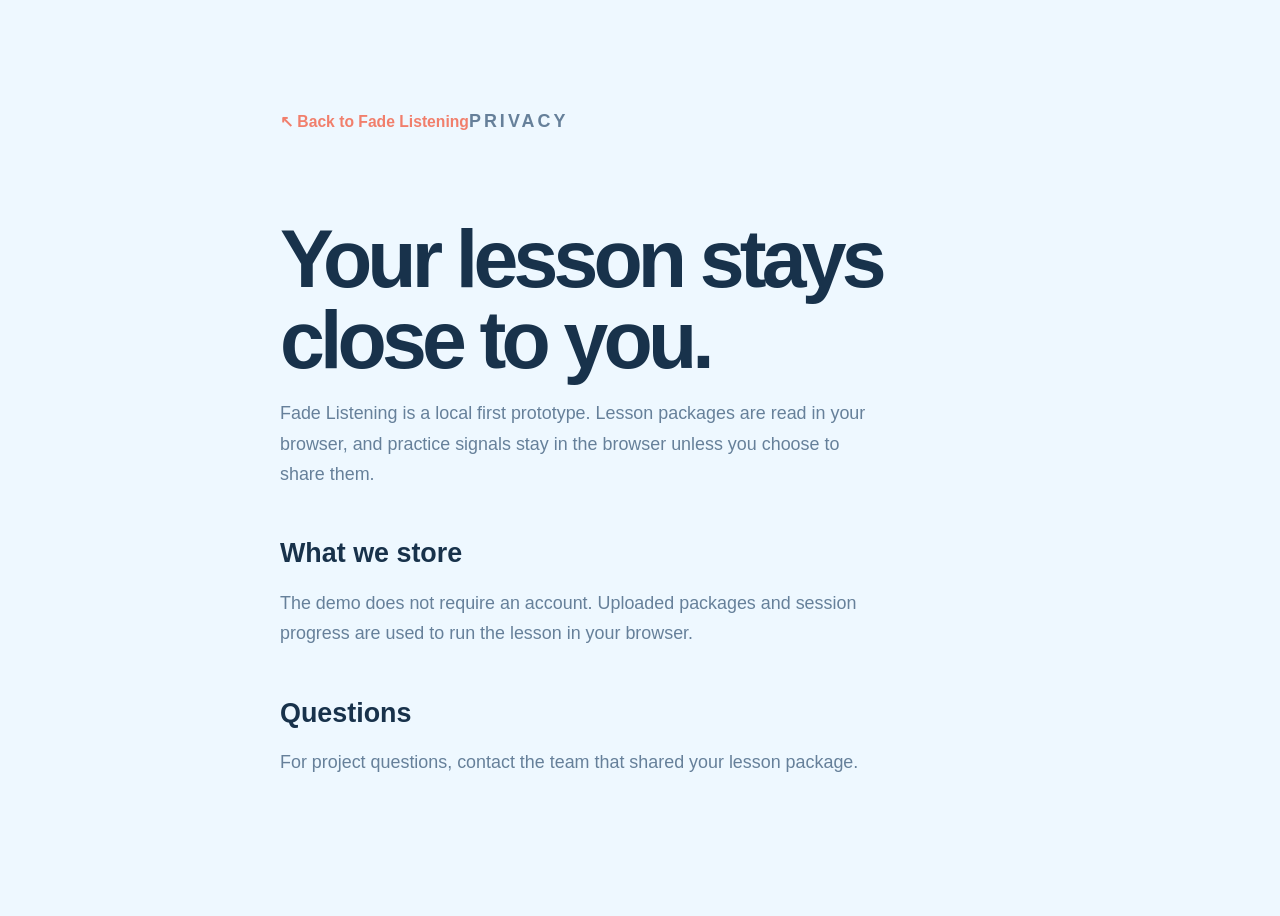
<file: privacy.html>
<!doctype html>
<html lang="en"><head><meta charset="utf-8"><meta name="viewport" content="width=device-width, initial-scale=1"><title>Privacy · Fade Listening</title><meta name="description" content="How Fade Listening handles lesson content and local practice data."><link rel="stylesheet" href="product.css"></head><body class="simple-page"><main><a class="simple-back" href="index.html">↖ Back to Fade Listening</a><p class="landing-kicker">PRIVACY</p><h1>Your lesson stays close to you.</h1><p>Fade Listening is a local first prototype. Lesson packages are read in your browser, and practice signals stay in the browser unless you choose to share them.</p><h2>What we store</h2><p>The demo does not require an account. Uploaded packages and session progress are used to run the lesson in your browser.</p><h2>Questions</h2><p>For project questions, contact the team that shared your lesson package.</p></main></body></html>
</file>
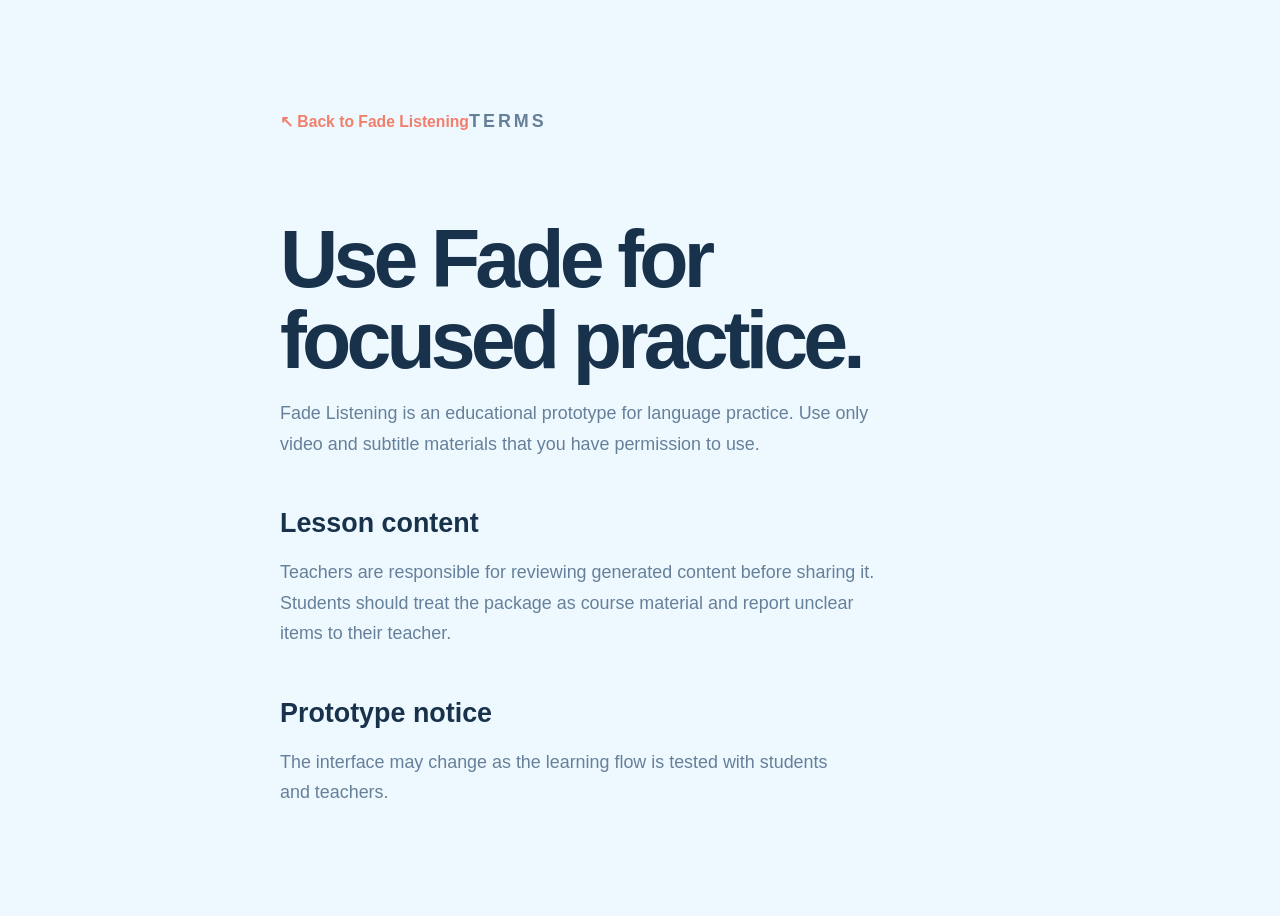
<file: terms.html>
<!doctype html>
<html lang="en"><head><meta charset="utf-8"><meta name="viewport" content="width=device-width, initial-scale=1"><title>Terms · Fade Listening</title><meta name="description" content="Terms for the Fade Listening prototype."><link rel="stylesheet" href="product.css"></head><body class="simple-page"><main><a class="simple-back" href="index.html">↖ Back to Fade Listening</a><p class="landing-kicker">TERMS</p><h1>Use Fade for focused practice.</h1><p>Fade Listening is an educational prototype for language practice. Use only video and subtitle materials that you have permission to use.</p><h2>Lesson content</h2><p>Teachers are responsible for reviewing generated content before sharing it. Students should treat the package as course material and report unclear items to their teacher.</p><h2>Prototype notice</h2><p>The interface may change as the learning flow is tested with students and teachers.</p></main></body></html>
</file>
<file: product.css>
.video-shell .yt-frame{width:100%;height:100%;border:0;position:relative;z-index:2}
.video-fallback{pointer-events:none}
.subtitle-text .hidden-word{border:0;background:#e8e9f0;color:transparent;border-radius:4px;padding:1px 4px;cursor:pointer;min-width:2.2em}
.subtitle-text .hidden-word:focus-visible{outline:2px solid var(--fade-purple);outline-offset:2px}
.subtitle-text .highlighted-word{border:0;background:#fff0ec;color:#d96753;border-radius:5px;padding:1px 4px;cursor:pointer;box-shadow:inset 0 -2px 0 #f4b09f;font:inherit}
.subtitle-text .highlighted-word:hover,.subtitle-text .highlighted-word:focus-visible{background:#ffe1d9;color:#c85b49;outline:2px solid #f5b9ac;outline-offset:2px}
.subtitle-text .translation-line{display:block;margin-top:6px;color:#6d899d;font-size:.72em;line-height:1.35}
.learning-style-bar{display:flex;align-items:center;justify-content:space-between;gap:14px;margin:15px 0 2px;padding:11px 12px;border:1px solid #d7ebf2;border-radius:13px;background:rgba(238,248,255,.75)}
.learning-style-bar>span{color:#66809a;font-size:13.44px;font-weight:700;white-space:nowrap}
.learning-style-toggle{display:flex;flex-wrap:wrap;justify-content:flex-end;gap:6px}
.learning-style-toggle button{border:1px solid #d2e7ee;border-radius:999px;background:#fff;color:#66809a;padding:7px 10px;cursor:pointer;font:inherit;font-size:13.44px;transition:background .2s ease,border-color .2s ease,color .2s ease,transform .2s ease}
.learning-style-toggle button:hover{transform:translateY(-1px);border-color:#f5b9ac;color:#d96753}
.learning-style-toggle button.active{border-color:#f6c4b8;background:#fff0ec;color:#e87965}
.learning-style-toggle button:focus-visible{outline:2px solid #f17f6c;outline-offset:2px}
.youtube-import-card{margin-top:20px;max-width:430px;padding:16px 17px;border:1px solid rgba(255,255,255,.95);border-radius:18px;background:rgba(255,255,255,.66);box-shadow:0 12px 24px rgba(62,123,152,.06)}
.youtube-import-card label{display:block;color:#18324b;font:600 15.68px 'Space Grotesk'}
.youtube-import-card p{margin:5px 0 11px;color:#7892a6;font-size:12.32px;line-height:1.55}
.youtube-url-row{display:flex;align-items:center;gap:8px}
.youtube-url-row input{min-width:0;flex:1;border:1px solid #d2e7ee;border-radius:10px;background:#fff;color:#18324b;padding:10px 11px;font:inherit;font-size:13.44px}
.youtube-url-row input:focus{outline:2px solid #f5b9ac;outline-offset:1px}
.youtube-url-row input.has-error{border-color:#d96753;background:#fff7f5}
.youtube-url-row input.has-error:focus{outline-color:#d96753}
.youtube-url-row .fade-outline{padding:9px 12px;white-space:nowrap}
.landing-mode .youtube-url-row .fade-outline{border-color:#f7c9bd;color:#e87965;background:rgba(255,255,255,.86)}
.landing-mode .youtube-url-row .fade-outline:hover,.landing-mode .youtube-url-row .fade-outline:focus-visible{border-color:#f17f6c;background:#fff0ec;color:#d96753}
.youtube-url-status{display:block;min-height:1.4em;margin-top:8px;color:#7892a6;font-size:11.2px;line-height:1.4}
.youtube-url-status[data-state="valid"]{color:#4f9a78}.youtube-url-status[data-state="error"]{color:#d96753}
@media(max-width:700px){.learning-style-bar{align-items:flex-start;flex-direction:column}.learning-style-toggle{justify-content:flex-start}.youtube-url-row{align-items:stretch;flex-direction:column}.youtube-url-row .fade-outline{width:100%}}
.quiz-content{max-height:min(52vh,440px);overflow:auto;padding-right:4px}
.quiz-option.selected{border-color:#c9c2fb;background:#fbfaff}
.quiz-option:disabled{cursor:default}
.question-feedback{font-size:12.32px;color:var(--fade-muted);line-height:1.5;margin-top:8px}
.quiz-modal-actions{display:flex;justify-content:flex-end;gap:9px;margin-top:16px}
.quiz-modal-actions [hidden]{display:none}
.fade-primary:disabled{opacity:.5;cursor:not-allowed}
.subtitle-actions button:disabled{opacity:.45;cursor:not-allowed}
@media(max-width:700px){.quiz-modal{max-height:92vh;overflow:auto}.subtitle-toolbar{align-items:flex-start;flex-direction:column}.subtitle-toolbar>div{display:flex;flex-wrap:wrap;gap:5px}}

/* Calm, editorial landing page inspired by the shared reference: sky tones,
   soft cards and a single, clear action. The learning workspace keeps its
   denser tool layout after the user enters a lesson. */
.landing-mode{background:#eef8ff;color:#18324b;display:block;min-height:100vh;overflow:hidden}.landing-mode .fade-sidebar,.landing-mode .fade-topbar{display:none}.landing-mode .fade-main{width:100%;margin:0;padding:0}.landing-mode .landing-page{display:block}.landing-nav{max-width:1180px;margin:0 auto;padding:26px 42px;display:flex;align-items:center;justify-content:space-between;position:relative;z-index:4}.landing-logo{display:flex;align-items:center;gap:10px;color:#18324b;font:700 23.52px 'Space Grotesk';text-decoration:none;letter-spacing:-.04em}.landing-logo span{display:grid;place-items:center;width:31px;height:31px;border-radius:11px;background:#f48770;color:#fff;font-size:19.04px;box-shadow:0 8px 18px rgba(244,135,112,.23)}.landing-links{display:flex;gap:30px;margin-left:90px}.landing-links a{color:#66809a;font-size:13.44px;text-decoration:none}.landing-links a:hover{color:#18324b}.nav-cta{padding:11px 15px;border-radius:999px;background:#18324b;color:#fff;font-size:12.32px;box-shadow:0 8px 18px rgba(24,50,75,.15)}.nav-cta b,.landing-primary b{margin-left:7px;font-size:15.68px}.landing-hero{max-width:1180px;margin:13px auto 0;padding:43px 42px 67px;display:grid;grid-template-columns:minmax(0,.9fr) minmax(420px,1.1fr);gap:45px;align-items:center;position:relative}.hero-copy{padding:18px 0 10px;position:relative;z-index:2}.landing-kicker{display:inline-block;color:#f07d68;font-size:11.2px;font-weight:800;letter-spacing:.17em}.hero-copy h1{font:600 clamp(52.64px,6.72vw,87.36px)/.98 'Space Grotesk';letter-spacing:-.07em;margin:14px 0 22px;color:#18324b}.hero-copy h1 em,.section-intro h2 em{color:#f17f6c;font-style:normal}.hero-copy>p{max-width:410px;color:#66809a;font-size:16.8px;line-height:1.7;margin:0}.hero-actions{display:flex;align-items:center;gap:20px;margin-top:28px}.landing-primary{border-radius:999px;padding:14px 19px;background:#f17f6c;color:white;font-size:13.44px;font-weight:700;box-shadow:0 12px 22px rgba(241,127,108,.23)}.landing-primary:hover{transform:translateY(-1px);filter:brightness(1.03)}.landing-text-btn{color:#4b7392;font-size:13.44px}.landing-text-btn span{margin-left:8px;color:#f17f6c}.hero-proof{display:flex;gap:11px;align-items:center;margin-top:38px;color:#7790a6;font-size:11.2px;line-height:1.5}.hero-proof b{color:#41637d;font-weight:700}.proof-avatars{display:flex}.proof-avatars i{display:grid;place-items:center;width:27px;height:27px;border:2px solid #eef8ff;border-radius:50%;margin-left:-5px;color:#fff;font-size:8.96px;font-style:normal;font-weight:700}.proof-avatars i:first-child{margin-left:0;background:#f17f6c}.proof-avatars i:nth-child(2){background:#7cbaa9}.proof-avatars i:nth-child(3){background:#7698d1}.hero-visual{height:488px;position:relative;display:flex;align-items:center;justify-content:center}.sun-glow{position:absolute;width:510px;height:510px;border-radius:50%;background:radial-gradient(circle,#fff7d8 0,#d8f3ff 50%,transparent 72%);opacity:.9}.cloud{position:absolute;background:rgba(255,255,255,.86);border-radius:100px;filter:blur(.2px);box-shadow:0 13px 24px rgba(93,150,180,.09)}.cloud:before,.cloud:after{content:"";position:absolute;background:inherit;border-radius:50%}.cloud-one{width:160px;height:39px;right:0;top:82px}.cloud-one:before{width:66px;height:66px;left:27px;bottom:5px}.cloud-one:after{width:48px;height:48px;right:22px;bottom:4px}.cloud-two{width:120px;height:30px;left:18px;bottom:78px;opacity:.68}.cloud-two:before{width:50px;height:50px;left:20px;bottom:3px}.cloud-two:after{width:37px;height:37px;right:18px;bottom:3px}.phone-mockup{width:253px;height:454px;border:8px solid #18324b;border-radius:36px;background:#fff;box-shadow:0 32px 55px rgba(58,118,151,.22),0 9px 0 rgba(255,255,255,.5);position:relative;z-index:2;padding:11px;transform:rotate(4deg)}.phone-mockup:before{content:"";position:absolute;top:0;left:50%;transform:translateX(-50%);width:84px;height:17px;background:#18324b;border-radius:0 0 15px 15px}.phone-top{display:flex;justify-content:space-between;color:#54708a;font-size:8.96px;padding:3px 4px 10px}.phone-top i{width:45px}.phone-scene{height:228px;border-radius:22px;background:linear-gradient(150deg,rgba(28,70,96,.08),rgba(28,70,96,.65)),linear-gradient(135deg,#f4b48e,#7ba5bc);position:relative;color:#fff;padding:20px 17px;overflow:hidden}.phone-scene:after{content:"";position:absolute;inset:40% -20% -20%;background:radial-gradient(circle at 40% 35%,#f3c8a8 0 13%,transparent 14%),radial-gradient(circle at 64% 44%,#d99678 0 12%,transparent 13%),linear-gradient(170deg,transparent 45%,rgba(21,59,79,.7) 46%)}.scene-label{font-size:7.84px;letter-spacing:.16em;opacity:.8}.phone-scene strong{display:block;font:600 34.72px/1 'Space Grotesk';letter-spacing:-.06em;margin-top:45px;position:relative;z-index:1}.phone-scene small{display:block;font-size:10.08px;margin-top:8px;position:relative;z-index:1}.scene-play{position:absolute;bottom:17px;right:17px;width:29px;height:29px;border:1px solid rgba(255,255,255,.65);border-radius:50%;display:grid;place-items:center;font-size:11.2px;padding-left:2px;z-index:2}.phone-caption{padding:16px 4px 10px;color:#41637d;font-size:11.2px;line-height:1.45}.phone-caption span,.phone-caption b,.phone-caption small{display:block}.phone-caption b{color:#f17f6c;font-weight:700}.phone-caption small{color:#9aafbf;font-size:8.96px;margin-top:9px}.phone-progress{height:4px;border-radius:5px;background:#e4f0f5;margin:2px 4px}.phone-progress i{display:block;width:34%;height:100%;background:#f17f6c;border-radius:5px}.float-note{position:absolute;z-index:3;display:flex;align-items:center;gap:9px;min-width:146px;padding:11px 13px;background:rgba(255,255,255,.84);border:1px solid rgba(255,255,255,.9);border-radius:16px;box-shadow:0 13px 25px rgba(60,125,157,.1);backdrop-filter:blur(8px);color:#41637d;font-size:11.2px;line-height:1.35}.float-note b{font:700 13.44px 'Space Grotesk';color:#f17f6c;letter-spacing:-.03em}.float-note span{display:block}.float-note strong,.float-note small{display:block}.float-note strong{font-size:11.2px;color:#41637d;font-weight:700;white-space:nowrap}.float-note small{font-size:8.96px;color:#87a0b3;margin-top:3px;white-space:nowrap}.note-one{left:7px;top:138px}.note-two{right:-7px;top:251px}.note-three{left:20px;bottom:59px}.note-two b{color:#e4a447}.note-three b{color:#5bad8a}.landing-trust{max-width:1180px;margin:0 auto;padding:23px 42px;border-top:1px solid rgba(105,162,189,.2);border-bottom:1px solid rgba(105,162,189,.2);display:flex;align-items:center;justify-content:center;gap:14px;color:#8aa3b6;font-size:10.08px;letter-spacing:.13em}.landing-trust b{color:#41637d;font:600 17.92px 'Space Grotesk';letter-spacing:-.03em}.landing-trust i{width:4px;height:4px;border-radius:50%;background:#f17f6c;margin:0 9px}.landing-section,.landing-demo{max-width:1180px;margin:0 auto;padding:102px 42px}.section-intro{display:grid;grid-template-columns:1fr 1fr 1fr;gap:30px;align-items:end}.section-intro h2{font:600 48.16px/.98 'Space Grotesk';letter-spacing:-.06em;margin:14px 0 0;color:#18324b}.section-intro p{color:#7591a6;font-size:14.56px;line-height:1.7;max-width:265px;margin:0 0 4px}.feature-cards{display:grid;grid-template-columns:repeat(3,1fr);gap:14px;margin-top:48px}.feature-cards article{background:rgba(255,255,255,.76);border:1px solid rgba(255,255,255,.95);border-radius:20px;padding:25px 23px;box-shadow:0 16px 30px rgba(69,128,154,.06)}.feature-icon{display:grid;place-items:center;width:38px;height:38px;border-radius:13px;font-size:22.4px;margin-bottom:28px}.feature-icon.blue{background:#dff3fb;color:#4e9fc0}.feature-icon.yellow{background:#fff0cf;color:#e7a643}.feature-icon.green{background:#e3f5eb;color:#55ae87}.feature-cards b{display:block;color:#18324b;font:600 19.04px 'Space Grotesk'}.feature-cards p{color:#7892a6;font-size:12.32px;line-height:1.6;margin:9px 0 0}.landing-demo{display:grid;grid-template-columns:1fr 1fr;gap:65px;align-items:center;padding-top:40px;padding-bottom:104px}.demo-copy h2{font:600 51.52px 'Space Grotesk';letter-spacing:-.06em;margin:14px 0;color:#18324b}.demo-copy>p{color:#7591a6;font-size:14.56px;line-height:1.7;max-width:360px}.demo-meta{display:flex;gap:8px;margin:21px 0}.demo-meta span{border-radius:99px;background:#dff3fb;color:#4e91ae;padding:7px 10px;font-size:11.2px}.package-note{margin:17px 0 0;max-width:390px;color:#7892a6;font-size:11.2px;line-height:1.6}.package-note strong{color:#41637d;font-weight:700}.drop-zone-mini{margin-top:12px;color:#92a8b7;font-size:11.2px}.drop-zone-mini b{color:#f17f6c}.demo-card{padding:17px;border-radius:26px;background:rgba(255,255,255,.78);box-shadow:0 22px 45px rgba(62,123,152,.13);transform:rotate(-3deg)}.demo-card-top,.demo-card-bottom{display:flex;justify-content:space-between;color:#8ca5b5;font-size:10.08px;padding:5px 5px 13px;letter-spacing:.08em}.demo-card-bottom{padding:13px 5px 4px;color:#5e8198}.demo-card-bottom span:last-child{color:#55ae87}.demo-card-scene{height:250px;border-radius:18px;background:linear-gradient(145deg,rgba(20,65,88,.2),rgba(20,65,88,.75)),linear-gradient(135deg,#e7ae88,#79a9b8);position:relative;overflow:hidden;padding:25px;color:#fff}.demo-card-scene:after{content:"";position:absolute;inset:45% -10% -20%;background:linear-gradient(168deg,transparent 37%,rgba(19,56,73,.8) 38%)}.demo-card-scene span{position:relative;z-index:2;display:block;font:500 21.28px/1.35 'Space Grotesk';max-width:230px}.demo-card-scene b{position:absolute;bottom:20px;left:25px;font-size:10.08px;z-index:2;opacity:.78}.demo-card-scene i{position:absolute;right:25px;bottom:18px;width:38px;height:38px;border:1px solid rgba(255,255,255,.65);border-radius:50%;display:grid;place-items:center;font-size:14.56px;font-style:normal;z-index:2;padding-left:2px}.landing-footer{max-width:1180px;margin:0 auto;padding:22px 42px 30px;display:flex;justify-content:space-between;color:#8aa3b6;font-size:10.08px;border-top:1px solid rgba(105,162,189,.2)}.landing-footer span:first-child{color:#41637d;font:700 16.8px 'Space Grotesk'}
@media(max-width:850px){.landing-links{margin-left:0;gap:16px}.landing-hero{grid-template-columns:1fr;gap:5px}.hero-visual{height:430px;order:-1}.phone-mockup{transform:rotate(3deg) scale(.86)}.note-one{left:5%;top:111px}.note-two{right:4%;top:237px}.note-three{left:9%;bottom:35px}.section-intro{grid-template-columns:1fr}.section-intro p{max-width:420px}.landing-demo{grid-template-columns:1fr;gap:35px}.demo-card{max-width:480px}.landing-footer{gap:15px;flex-wrap:wrap}}
@media(max-width:620px){.landing-nav{padding:20px 20px}.landing-links{display:none}.nav-cta{padding:9px 12px}.landing-hero,.landing-section,.landing-demo{padding-left:20px;padding-right:20px}.hero-copy h1{font-size:62.72px}.hero-copy>p{font-size:14.56px}.hero-visual{height:380px;margin-top:-9px}.phone-mockup{transform:rotate(3deg) scale(.72)}.float-note{min-width:0;padding:9px 10px;gap:7px}.float-note strong{font-size:10.08px}.float-note small{font-size:7.84px}.note-one{left:-2px;top:91px}.note-two{right:-2px;top:205px}.note-three{left:4px;bottom:24px}.landing-trust{padding:19px 20px;gap:8px;justify-content:flex-start;overflow:hidden;white-space:nowrap}.landing-trust b{font-size:14.56px}.landing-trust i{margin:0 2px}.feature-cards{grid-template-columns:1fr;margin-top:30px}.feature-cards article{padding:20px}.feature-icon{margin-bottom:18px}.demo-copy h2{font-size:42.56px}.landing-footer{padding:20px;display:grid;gap:9px}}

/* Learning workspace: carry the landing page palette into the interactive demo. */
#appShell:not(.landing-mode){background:#eef8ff;color:#18324b;min-height:100vh;position:relative;overflow:hidden}
#appShell:not(.landing-mode) .fade-sidebar{background:rgba(255,255,255,.88);border-right:1px solid rgba(154,201,220,.28);box-shadow:8px 0 24px rgba(60,125,157,.035);z-index:5}
#appShell:not(.landing-mode) .fade-brand{color:#18324b}
#appShell:not(.landing-mode) .fade-brand span{background:#f17f6c;box-shadow:0 8px 18px rgba(241,127,108,.2)}
#appShell:not(.landing-mode) .fade-nav{color:#66809a}
#appShell:not(.landing-mode) .fade-nav.active,#appShell:not(.landing-mode) .fade-nav:hover{background:#fff0ec;color:#f17f6c}
#appShell:not(.landing-mode) .fade-nav-back{margin:0 0 24px;color:#4b7392;border:1px solid #d7ebf2;background:rgba(255,255,255,.62)}
#appShell:not(.landing-mode) .fade-nav-back:hover{background:#fff0ec;color:#e87965;border-color:#f5c5b9}
#appShell:not(.landing-mode) .fade-sidebar-note{border-top-color:rgba(154,201,220,.28)}
#appShell:not(.landing-mode) .fade-topbar{border-bottom-color:rgba(154,201,220,.3);position:relative;z-index:2}
#appShell:not(.landing-mode) .crumb{color:#8aa3b6}
#appShell:not(.landing-mode) .schema-chip{background:#fff0ec;color:#f17f6c}
#appShell:not(.landing-mode) .learn-heading{max-width:1180px;position:relative;z-index:1}
#appShell:not(.landing-mode) .learn-heading h1{color:#18324b;font-size:48.16px;letter-spacing:-.06em}
#appShell:not(.landing-mode) .learn-heading p{color:#7591a6}
#appShell:not(.landing-mode) .fade-outline{border-color:#f7c9bd;background:rgba(255,255,255,.78);color:#e87965}
#appShell:not(.landing-mode) .fade-outline:hover{background:#fff0ec}
#appShell:not(.landing-mode) .fade-panel{border-color:rgba(255,255,255,.95);background:rgba(255,255,255,.82);box-shadow:0 18px 38px rgba(62,123,152,.09);backdrop-filter:blur(10px)}
#appShell:not(.landing-mode) .player-panel{padding:20px}
#appShell:not(.landing-mode) .video-shell{border-radius:22px;background:linear-gradient(145deg,#e9b28f,#6d9bae 62%,#315873);box-shadow:0 16px 30px rgba(44,96,124,.16)}
#appShell:not(.landing-mode) .video-shell::after{content:"";position:absolute;width:180px;height:180px;right:-42px;top:-50px;border-radius:50%;background:rgba(255,255,255,.13);pointer-events:none}
#appShell:not(.landing-mode) .player-controls{padding:17px 3px 14px}
#appShell:not(.landing-mode) .play-button{color:#f17f6c}
#appShell:not(.landing-mode) .time-track i{background:#d9edf4}
#appShell:not(.landing-mode) .time-track b{background:#f17f6c}
#appShell:not(.landing-mode) .control-chip{border-color:#d0e7ef;background:#fff;color:#4b7392}
#appShell:not(.landing-mode) .subtitle-card{border-top-color:#d7ebf2;padding-top:19px}
#appShell:not(.landing-mode) .subtitle-toolbar>span{color:#7591a6}
#appShell:not(.landing-mode) .support{border-color:#d2e7ee;background:rgba(255,255,255,.8);color:#66809a}
#appShell:not(.landing-mode) .support.active{background:#fff0ec;border-color:#f6c4b8;color:#e87965}
.fade-level-control{display:grid;grid-template-columns:auto minmax(150px,260px) auto;align-items:center;gap:10px;color:#66809a;font-size:11.2px}
.fade-level-control input{width:100%;accent-color:#e87965;cursor:pointer}
.fade-level-hint{font-size:10.08px;color:#8aa0ad;white-space:nowrap}
.fade-level-hint b{color:#e87965;font-size:14px}
.start-learning-button{margin-top:12px}
.start-learning-button[hidden]{display:none}
@media(max-width:700px){.fade-level-control{grid-template-columns:1fr;gap:6px;width:100%}.fade-level-hint{display:flex;justify-content:space-between}.subtitle-toolbar{align-items:flex-start;flex-direction:column}}
#appShell:not(.landing-mode) .subtitle-text{color:#18324b;font-family:'DM Sans',sans-serif;font-size:20px;line-height:1.5}
#appShell:not(.landing-mode) .subtitle-text{text-align:center;max-width:920px;margin-left:auto;margin-right:auto}
#appShell:not(.landing-mode) .subtitle-text .hidden-word{background:#ffe1d9;color:transparent;border-radius:7px;box-shadow:inset 0 -2px 0 #f4b09f}
#appShell:not(.landing-mode) .subtitle-actions button{background:#e9f5fa;color:#4b7392;border-radius:999px;padding:9px 12px}
#appShell:not(.landing-mode) .subtitle-actions button:hover{background:#fff0ec;color:#e87965}
#appShell:not(.landing-mode) .lesson-side{padding:22px}
#appShell:not(.landing-mode) .side-head h2{color:#18324b}
#appShell:not(.landing-mode) .status-dot{color:#55ae87}
#appShell:not(.landing-mode) .session-stat{border-bottom-color:#e0eff4}
#appShell:not(.landing-mode) .session-stat strong{color:#f17f6c}
#appShell:not(.landing-mode) .session-stat span,#appShell:not(.landing-mode) .goal-row span,#appShell:not(.landing-mode) .signal-list span{color:#7591a6}
#appShell:not(.landing-mode) .goal-row,#appShell:not(.landing-mode) .signal-list>div{border-bottom-color:#e5f1f5}
#appShell:not(.landing-mode) .checkpoint{margin:15px 0;padding:17px 15px;border-radius:18px;background:#fff8e7}
#appShell:not(.landing-mode) .checkpoint-tag{color:#d99735}
#appShell:not(.landing-mode) .checkpoint strong{color:#f17f6c}
#appShell:not(.landing-mode) .checkpoint p{color:#8d806c}
#appShell:not(.landing-mode) .fade-primary{background:#f17f6c;box-shadow:0 10px 20px rgba(241,127,108,.2)}
#appShell:not(.landing-mode) .report-score>strong{color:#f17f6c}
#appShell:not(.landing-mode) .review-list{background:rgba(255,255,255,.78)}
#appShell:not(.landing-mode) .modal-backdrop{background:rgba(24,50,75,.28);backdrop-filter:blur(5px)}
#appShell:not(.landing-mode) .quiz-modal{border:1px solid rgba(255,255,255,.95);box-shadow:0 24px 60px rgba(44,96,124,.2)}
#appShell:not(.landing-mode) .quiz-option:hover,#appShell:not(.landing-mode) .quiz-option.selected{border-color:#f5b9ac;background:#fff4f0}
#appShell:not(.landing-mode) .quiz-result{color:#e87965}
@media(max-width:920px){#appShell:not(.landing-mode) .fade-topbar{margin-bottom:28px}#appShell:not(.landing-mode) .learn-heading h1{font-size:40.32px}}

/* Reference-inspired motion: slow air, soft parallax and gentle entrance. */
@keyframes fadeSkyDrift{0%,100%{transform:translate3d(0,0,0)}50%{transform:translate3d(12px,-7px,0)}}
@keyframes fadeSunBreathe{0%,100%{transform:scale(.96);opacity:.72}50%{transform:scale(1.04);opacity:1}}
@keyframes fadeCloudFloat{0%,100%{transform:translate3d(0,0,0)}50%{transform:translate3d(18px,-8px,0)}}
@keyframes fadeCloudFloatReverse{0%,100%{transform:translate3d(0,0,0)}50%{transform:translate3d(-14px,7px,0)}}
@keyframes fadePhoneFloat{0%,100%{transform:rotate(4deg) translate3d(0,0,0)}50%{transform:rotate(2.8deg) translate3d(0,-12px,0)}}
@keyframes fadeNoteFloat{0%,100%{transform:translate3d(0,0,0)}50%{transform:translate3d(0,-7px,0)}}
@keyframes fadeHeroIn{from{opacity:0;transform:translate3d(0,20px,0)}to{opacity:1;transform:translate3d(0,0,0)}}
@keyframes fadeVisualIn{from{opacity:0;transform:translate3d(0,22px,0) scale(.97)}to{opacity:1;transform:translate3d(0,0,0) scale(1)}}
@keyframes fadeButtonPulse{0%,100%{box-shadow:0 12px 22px rgba(241,127,108,.23)}50%{box-shadow:0 15px 30px rgba(241,127,108,.34)}}
.landing-mode .sun-glow{animation:fadeSunBreathe 8s ease-in-out infinite}
.landing-mode .cloud-one{animation:fadeCloudFloat 9s ease-in-out infinite}
.landing-mode .cloud-two{animation:fadeCloudFloatReverse 11s ease-in-out infinite}
.landing-mode .phone-mockup{animation:fadePhoneFloat 6.5s ease-in-out infinite}
.landing-mode .note-one{animation:fadeNoteFloat 5.5s ease-in-out .4s infinite}
.landing-mode .note-two{animation:fadeNoteFloat 6.5s ease-in-out 1.1s infinite reverse}
.landing-mode .hero-copy{animation:fadeHeroIn .8s cubic-bezier(.2,.75,.25,1) both}
.landing-mode .hero-visual{animation:fadeVisualIn 1s cubic-bezier(.2,.75,.25,1) .1s both}
.landing-mode .landing-primary{animation:fadeButtonPulse 3.6s ease-in-out 1.5s infinite}
.landing-mode .landing-trust{animation:fadeHeroIn .8s ease-out .35s both}
.landing-mode .landing-section,.landing-mode .landing-demo,.landing-mode .landing-footer{opacity:0;transform:translateY(24px);transition:opacity .8s ease,transform .8s cubic-bezier(.2,.75,.25,1)}
.landing-mode .landing-section.is-visible,.landing-mode .landing-demo.is-visible,.landing-mode .landing-footer.is-visible{opacity:1;transform:translateY(0)}
.landing-mode .feature-cards article{transition:transform .35s ease,box-shadow .35s ease,border-color .35s ease}
.landing-mode .feature-cards article:hover{transform:translateY(-7px);border-color:#f7c9bd;box-shadow:0 22px 38px rgba(62,123,152,.11)}
.landing-mode .demo-card{transition:transform .45s ease,box-shadow .45s ease}
.landing-mode .demo-card:hover{transform:rotate(-1deg) translateY(-7px);box-shadow:0 28px 50px rgba(62,123,152,.18)}
@media(prefers-reduced-motion:reduce){.landing-mode *,#appShell:not(.landing-mode) *{animation-duration:.001ms!important;animation-iteration-count:1!important;scroll-behavior:auto!important;transition-duration:.001ms!important}.landing-mode .landing-section,.landing-mode .landing-demo,.landing-mode .landing-footer{opacity:1;transform:none}}

/* Language sample picker in the landing demo */
.language-picker{display:grid;gap:9px;margin:24px 0 20px;max-width:430px}
.hero-copy h1 em{display:inline-block;font-size:0.76em;line-height:1.08;margin-top:10px;letter-spacing:-.06em}
.language-option{display:grid;grid-template-columns:38px 1fr auto;align-items:center;gap:12px;width:100%;padding:11px 13px;border:1px solid rgba(255,255,255,.9);border-radius:16px;background:rgba(255,255,255,.58);color:#41637d;text-align:left;cursor:pointer;transition:transform .25s ease,background .25s ease,border-color .25s ease,box-shadow .25s ease;animation:languageOptionIn .65s cubic-bezier(.2,.75,.25,1) both}
.language-option:nth-child(1){animation-delay:.08s}.language-option:nth-child(2){animation-delay:.17s}.language-option:nth-child(3){animation-delay:.26s}
.language-option:hover{transform:translateX(5px);background:rgba(255,255,255,.86);border-color:#f7c9bd;box-shadow:0 10px 22px rgba(62,123,152,.08)}
.language-option.is-active{background:#fff;border-color:#f7c9bd;box-shadow:0 12px 24px rgba(62,123,152,.1)}
.language-code{display:grid;place-items:center;width:32px;height:32px;border-radius:11px;background:#dff3fb;color:#4e9fc0;font:700 11.2px 'Space Grotesk'}
.language-option:nth-child(2) .language-code{background:#fff0cf;color:#e7a643}.language-option:nth-child(3) .language-code{background:#e3f5eb;color:#55ae87}
.language-copy strong,.language-copy small{display:block}.language-copy strong{font:600 15.68px 'Space Grotesk';color:#18324b}.language-copy small{margin-top:3px;color:#8aa3b6;font-size:10.08px}.language-option>b{color:#f17f6c;font-size:16.8px}
.language-stack{height:360px;position:relative;display:flex;align-items:center;justify-content:center;isolation:isolate}.language-stack-glow{position:absolute;width:470px;height:350px;border-radius:50%;background:radial-gradient(circle,rgba(255,247,216,.9),rgba(216,243,255,.55) 52%,transparent 72%);animation:fadeSunBreathe 8s ease-in-out infinite}
.stack-card{position:absolute;width:min(420px,84%);height:190px;padding:20px 24px;border-radius:25px;background:rgba(255,255,255,.88);box-shadow:0 24px 42px rgba(62,123,152,.12);border:1px solid rgba(255,255,255,.95);transition:transform .72s cubic-bezier(.2,.75,.25,1),opacity .55s ease,box-shadow .55s ease,border-color .55s ease;will-change:transform,opacity;backdrop-filter:blur(8px);pointer-events:none}.stack-card span{font:700 11.2px 'Space Grotesk';letter-spacing:.12em;color:#f17f6c}.stack-card strong{display:block;margin-top:15px;color:#18324b;font:600 30.24px 'Space Grotesk';letter-spacing:-.06em}.stack-card small{display:block;margin-top:5px;color:#7591a6;font-size:11.2px}.stack-card i{position:absolute;right:23px;bottom:21px;color:#f17f6c;font-style:normal;font-size:19.04px}.stack-card.is-front{transform:translate(0,55px) rotate(1deg);opacity:1;z-index:3}.stack-card.is-middle{transform:translate(-42px,-48px) rotate(-3deg) scale(.97);opacity:.86;z-index:2}.stack-card.is-back{transform:translate(38px,-151px) rotate(3deg) scale(.94);opacity:.72;z-index:1}.stack-card.is-selected{z-index:4!important;box-shadow:0 30px 56px rgba(62,123,152,.18);border-color:#f7c9bd}.stack-card.is-front.is-selected{box-shadow:0 34px 62px rgba(62,123,152,.22)}.stack-caption{position:absolute;left:50%;bottom:-2px;transform:translateX(-50%);display:flex;gap:9px;align-items:center;color:#8aa3b6;font-size:11.2px;white-space:nowrap}.stack-caption b{color:#41637d;font:600 16.8px 'Space Grotesk'}
@media(max-width:850px){.language-stack{height:330px}.stack-card{width:min(350px,84%)}.stack-card strong{font-size:28px}}
@media(max-width:620px){.language-picker{margin-top:20px}.language-stack{height:360px}.stack-card{height:165px;padding:18px 20px}.stack-card strong{margin-top:13px;font-size:24.64px}.stack-card.is-front{transform:translate(0,42px) rotate(1deg)}.stack-card.is-middle{transform:translate(-18px,-70px) rotate(-3deg) scale(.97)}.stack-card.is-back{transform:translate(18px,-182px) rotate(3deg) scale(.94)}.stack-caption{font-size:8.96px}.stack-caption b{font-size:13.44px}}
@keyframes languageOptionIn{from{opacity:0;transform:translateY(16px)}to{opacity:1;transform:translateY(0)}}
@media(prefers-reduced-motion:reduce){.language-option,.stack-card{animation:none!important}}
@media(prefers-reduced-motion:reduce){.stack-card{transition:none!important}}

/* Hero phone preview: show the actual watch, subtitle, and support loop. */
.phone-scene{height:300px;padding:17px 14px;background:#f7fbfd;color:#41637d;overflow:hidden}
.phone-scene:after{display:none}
.phone-scene .scene-label{color:#8aa3b6;font-size:7.28px}
.phone-video-panel{height:137px;margin-top:12px;border-radius:14px;background:linear-gradient(145deg,rgba(20,65,88,.12),rgba(20,65,88,.82)),linear-gradient(135deg,#e7ae88,#79a9b8);position:relative;display:flex;flex-direction:column;justify-content:center;align-items:center;color:#fff;overflow:hidden}
.phone-video-panel:after{content:"";position:absolute;inset:55% -15% -20%;background:linear-gradient(168deg,transparent 34%,rgba(19,56,73,.72) 35%)}
.phone-video-panel span,.phone-video-panel strong,.phone-video-panel small{position:relative;z-index:1}
.phone-video-panel span{font-size:7.28px;letter-spacing:.14em;opacity:.82}
.phone-video-panel strong{font:500 25.76px/1 'Space Grotesk';margin:12px 0 8px}
.phone-video-panel small{font-size:8.4px;opacity:.86}
.phone-subtitle-label{display:block;margin-top:13px;color:#9aafbf;font-size:7.28px;letter-spacing:.08em}
.phone-subtitle-line{margin-top:5px;color:#41637d;font-size:10.08px;line-height:1.35}
.phone-subtitle-line b{color:#f17f6c;font-weight:700;background:#fff0ec;padding:1px 3px;border-radius:3px}
.phone-support-actions{display:flex;gap:5px;margin-top:10px}
.phone-support-actions span{padding:4px 5px;border:1px solid #d2e7ee;border-radius:6px;color:#66809a;font-size:7.28px;white-space:nowrap}
.phone-support-actions span:first-child{background:#fff0ec;border-color:#f7c9bd;color:#d96753}
.phone-mockup .phone-progress{margin-top:9px}
.note-four{right:3px;top:79px}.note-five{right:-5px;bottom:47px}.note-four b{color:#7698d1}.note-five b{color:#5bad8a}
.note-four strong,.note-five strong{font-size:11.2px}
@media(max-width:850px){.note-four{right:5%;top:71px}.note-five{right:4%;bottom:31px}}
@media(max-width:620px){.note-four{right:-2px;top:61px}.note-five{right:-2px;bottom:18px}.phone-scene{height:300px}}
.review-empty{margin:0;padding:18px 0;color:#8aa3b6;font-size:13.44px;line-height:1.6}

/* The landing page explains the complete learner journey before asking for a YouTube link. */
.journey-section{padding-top:86px}
.journey-audience{display:flex;align-items:center;gap:14px;margin-top:40px;padding:16px 18px;border:1px solid rgba(255,255,255,.95);border-radius:18px;background:rgba(255,255,255,.66);box-shadow:0 12px 24px rgba(62,123,152,.06)}
.journey-audience-mark{display:grid;place-items:center;width:40px;height:40px;border-radius:13px;background:#dff3fb;color:#4e9fc0;font:700 12.32px 'Space Grotesk';flex:none}
.journey-audience strong{display:block;color:#18324b;font:600 15.68px 'Space Grotesk'}
.journey-audience p{margin:4px 0 0;color:#7591a6;font-size:12.32px;line-height:1.55}
.journey-audience-tag{margin-left:auto;color:#8aa3b6;font-size:10.08px;font-weight:800;letter-spacing:.13em;white-space:nowrap}
.journey-flow{display:flex;align-items:stretch;gap:9px;margin-top:18px}
.journey-step{flex:1;min-width:0;padding:20px 17px 18px;border:1px solid rgba(255,255,255,.95);border-radius:18px;background:rgba(255,255,255,.76);box-shadow:0 16px 30px rgba(69,128,154,.06)}
.journey-step-top{display:flex;align-items:center;justify-content:space-between;margin-bottom:24px}
.journey-number{color:#8aa3b6;font:700 11.2px 'Space Grotesk';letter-spacing:.12em}
.journey-icon{display:grid;place-items:center;width:31px;height:31px;border-radius:10px;font-size:16.8px;font-style:normal}
.journey-icon.blue{background:#dff3fb;color:#4e9fc0}.journey-icon.yellow{background:#fff0cf;color:#e7a643}.journey-icon.coral{background:#fff0ec;color:#e87965}.journey-icon.green{background:#e3f5eb;color:#55ae87}
.journey-step b{display:block;color:#18324b;font:600 16.8px 'Space Grotesk';line-height:1.2}
.journey-step p{min-height:57px;margin:9px 0 13px;color:#7892a6;font-size:11.2px;line-height:1.6}
.journey-step small{color:#f17f6c;font-size:10.08px;font-weight:800;letter-spacing:.08em;text-transform:uppercase}
.journey-connector{align-self:center;color:#c3d7df;font-size:20.16px;font-style:normal;flex:none}
.journey-outcome{display:flex;align-items:center;justify-content:space-between;gap:24px;margin-top:18px;padding:19px 21px;border-radius:18px;background:#18324b;color:#fff;box-shadow:0 18px 30px rgba(24,50,75,.14)}
.journey-outcome .landing-kicker{color:#ffc2b5}
.journey-outcome strong{display:block;max-width:570px;margin-top:7px;font:500 17.92px/1.35 'Space Grotesk';letter-spacing:-.02em}
.journey-outcome-pills{display:flex;gap:7px;flex-wrap:wrap;justify-content:flex-end}
.journey-outcome-pills span{padding:8px 10px;border:1px solid rgba(255,255,255,.22);border-radius:999px;color:#d8eaf1;font-size:10.08px;white-space:nowrap}
@media(max-width:1050px){.journey-flow{display:grid;grid-template-columns:repeat(2,1fr);gap:12px}.journey-connector{display:none}.journey-outcome{align-items:flex-start;flex-direction:column}.journey-outcome-pills{justify-content:flex-start}}
@media(max-width:620px){.journey-section{padding-top:70px}.journey-audience{align-items:flex-start;flex-wrap:wrap}.journey-audience-tag{width:100%;margin-left:54px}.journey-flow{grid-template-columns:1fr}.journey-step p{min-height:0}.journey-outcome strong{font-size:16.8px}.journey-outcome-pills{gap:5px}.journey-outcome-pills span{padding:7px 8px}}

/* Guided-lesson framing for the focused MVP journey. */
.landing-secondary{display:inline-flex;align-items:center;gap:2px;padding:11px 15px;font-size:11.2px}
.landing-secondary b{margin-left:5px;color:#f17f6c;font-size:14.56px}
.landing-mode .landing-secondary{border-color:#f5b9ac;color:#e87965;background:rgba(255,255,255,.82)}
.landing-mode .landing-secondary:hover,.landing-mode .landing-secondary:focus-visible{border-color:#f17f6c;background:#fff0ec;color:#d96753;outline:none}
.lesson-brief{max-width:1180px;margin:-8px 0 24px;padding:15px 18px;display:flex;align-items:center;justify-content:space-between;gap:20px;border:1px solid rgba(255,255,255,.95);border-radius:18px;background:rgba(255,255,255,.72);box-shadow:0 12px 26px rgba(62,123,152,.07);backdrop-filter:blur(8px)}
.lesson-brief>div:first-child{display:grid;gap:6px}.lesson-brief strong{font:600 15.68px 'Space Grotesk';color:#18324b}.lesson-steps{display:flex;align-items:center;gap:10px;color:#8aa3b6;font-size:11.2px;font-weight:700}.lesson-steps i{font-style:normal;color:#c3d7df}.lesson-steps .is-current{color:#f17f6c}
.feedback-panel{margin-top:18px;padding:24px 25px}.feedback-panel h2{margin:9px 0 15px;color:#18324b;font:600 22.4px 'Space Grotesk'}.feedback-actions{display:flex;gap:8px;flex-wrap:wrap}.feedback-option{border:1px solid #d9eaf0;border-radius:999px;padding:9px 13px;background:rgba(255,255,255,.8);color:#4b7392;font-size:12.32px;transition:background .2s ease,border-color .2s ease,color .2s ease}.feedback-option:hover,.feedback-option.is-selected{border-color:#f5b9ac;background:#fff0ec;color:#e87965}.feedback-panel p{margin:12px 0 0;color:#8aa3b6;font-size:11.2px}
@media(max-width:700px){.lesson-brief{align-items:flex-start;flex-direction:column}.lesson-steps{width:100%;justify-content:flex-start}}

/* Keep the quiz modal aligned with the warm blue and coral lesson theme. */
.modal-backdrop{background:rgba(24,50,75,.34);backdrop-filter:blur(6px)}
.quiz-modal{background:linear-gradient(145deg,#fffdfa 0%,#f7fbfd 100%);border:1px solid rgba(255,255,255,.96);border-radius:24px;box-shadow:0 28px 72px rgba(44,96,124,.24)}
.quiz-modal .fade-eyebrow{color:#e87965}
.quiz-modal h2,.quiz-question>strong{color:#18324b}
.quiz-modal>p{color:#7591a6}
.modal-close{color:#8aa3b6;transition:color .2s ease,transform .2s ease}
.modal-close:hover{color:#e87965;transform:rotate(90deg)}
.quiz-option{border-color:#d9eaf0;background:rgba(255,255,255,.8);color:#18324b;transition:background .2s ease,border-color .2s ease,box-shadow .2s ease}
.quiz-option:hover,.quiz-option.selected{border-color:#f5b9ac;background:#fff0ec;box-shadow:0 6px 16px rgba(241,127,108,.08)}
.quiz-option.correct{border-color:#8bc9a4;background:#edf9f0;color:#287247}
.quiz-option.incorrect{border-color:#e9a09a;background:#fff0ef;color:#b34b42}
.quiz-question .question-feedback strong{display:block;margin-bottom:3px}
.quiz-question .question-feedback small{display:block;margin-top:4px;color:#7591a6}
.quiz-modal .fade-primary{background:#f17f6c;box-shadow:0 10px 20px rgba(241,127,108,.2)}
.quiz-modal .fade-primary:hover{background:#e87965;filter:none}
.quiz-modal .fade-outline{border-color:#f5c5b9;background:rgba(255,255,255,.84);color:#e87965}
.quiz-modal .fade-outline:hover{background:#fff0ec}
.quiz-result{color:#e87965}

/* Story-led journey: a friendly character and a scrollable dotted path. */
.journey-intro{margin-bottom:22px}
.journey-story{max-width:980px;margin:0 auto;padding:12px 0 10px;position:relative}
.journey-character-wrap{display:flex;align-items:center;justify-content:center;gap:14px;margin:18px auto 26px;position:relative;z-index:2}
.journey-character{width:76px;height:108px;position:relative;filter:drop-shadow(0 12px 10px rgba(62,123,152,.12));animation:journeyCharacterFloat 4.5s ease-in-out infinite}
.character-hair{position:absolute;left:20px;top:3px;width:43px;height:42px;background:#18324b;border-radius:52% 48% 38% 42%;transform:rotate(-8deg)}
.character-face{position:absolute;left:24px;top:16px;width:36px;height:38px;background:#ffd5b8;border-radius:45% 45% 48% 48%;z-index:1}
.character-face i{position:absolute;top:16px;width:4px;height:5px;border-radius:50%;background:#18324b}.character-face i:first-child{left:9px}.character-face i:nth-child(2){right:9px}
.character-face b{position:absolute;left:14px;bottom:7px;width:9px;height:5px;border-bottom:2px solid #e87965;border-radius:50%}
.character-neck{position:absolute;left:37px;top:50px;width:12px;height:9px;background:#f2b894;border-radius:4px;z-index:1}
.character-shirt{position:absolute;left:22px;top:55px;width:40px;height:39px;border-radius:14px 14px 10px 10px;background:#f17f6c;z-index:1}.character-shirt:after{content:"";position:absolute;left:16px;top:0;border-left:5px solid transparent;border-right:5px solid transparent;border-top:12px solid #fff0ec}
.character-arm{position:absolute;top:61px;width:10px;height:34px;background:#ffd5b8;border-radius:9px;z-index:0}.character-arm-left{left:15px;transform:rotate(17deg)}.character-arm-right{right:12px;transform:rotate(-25deg)}
.character-leg{position:absolute;top:90px;width:12px;height:19px;background:#315873;border-radius:0 0 8px 8px}.character-leg-left{left:28px;transform:rotate(4deg)}.character-leg-right{right:27px;transform:rotate(-4deg)}
.character-bag{position:absolute;right:4px;top:62px;width:18px;height:24px;border:3px solid #e4a447;border-radius:8px;background:#fff0cf;transform:rotate(9deg);z-index:2}.character-bag:before{content:"";position:absolute;left:2px;top:-10px;width:9px;height:12px;border:2px solid #e4a447;border-bottom:0;border-radius:8px 8px 0 0}
.character-note{display:grid;gap:3px;padding:10px 13px;border-radius:14px;background:#fff0cf;color:#8d6b35;transform:rotate(-2deg);box-shadow:0 10px 20px rgba(230,161,32,.1)}.character-note strong{font:600 14.56px 'Space Grotesk';color:#18324b}.character-note span{font-size:11.2px;color:#a27d42}
.journey-timeline{position:relative;max-width:900px;margin:0 auto;padding:8px 0 24px}
.journey-timeline:before{content:"";position:absolute;left:50%;top:0;bottom:6px;width:3px;transform:translateX(-50%);background:repeating-linear-gradient(to bottom,#b8d4df 0 8px,transparent 8px 16px);animation:journeyDash 1.5s linear infinite}
.journey-timeline:after{content:"";position:absolute;left:50%;bottom:0;width:13px;height:13px;border-right:3px solid #f17f6c;border-bottom:3px solid #f17f6c;transform:translateX(-50%) rotate(45deg)}
.journey-story-step{width:50%;position:relative;padding:0 54px 30px;animation:journeyStepIn .7s cubic-bezier(.2,.75,.25,1) both}.journey-story-step:nth-child(2){animation-delay:.12s}.journey-story-step:nth-child(3){animation-delay:.24s}.journey-story-step:nth-child(4){animation-delay:.36s}.journey-story-step:nth-child(5){animation-delay:.48s}.journey-story-step:nth-child(6){animation-delay:.6s}
.step-left{text-align:right}.step-right{margin-left:50%}
.journey-story-step:before{content:"";position:absolute;top:22px;width:14px;height:14px;border:4px solid #eef8ff;border-radius:50%;background:#f17f6c;box-shadow:0 0 0 2px #f17f6c;z-index:2}.step-left:before{right:-8px}.step-right:before{left:-8px;background:#55ae87;box-shadow:0 0 0 2px #55ae87}
.journey-story-card{padding:21px 22px 20px;border:1px solid rgba(255,255,255,.96);border-radius:20px;background:rgba(255,255,255,.82);box-shadow:0 16px 30px rgba(69,128,154,.08);position:relative}.journey-story-card:after{content:"";position:absolute;top:24px;width:16px;height:16px;background:rgba(255,255,255,.82);transform:rotate(45deg);border-top:1px solid rgba(255,255,255,.96);border-right:1px solid rgba(255,255,255,.96)}.step-left .journey-story-card:after{right:-8px}.step-right .journey-story-card:after{left:-8px}
.journey-story-label{display:block;color:#f17f6c;font-size:10.08px;font-weight:800;letter-spacing:.13em}.journey-story-card h3{margin:9px 0 7px;color:#18324b;font:600 23.52px/1.1 'Space Grotesk';letter-spacing:-.04em}.journey-story-card p{margin:0;color:#7892a6;font-size:12.32px;line-height:1.6}.journey-story-tag{display:inline-block;margin-top:14px;padding:6px 9px;border-radius:999px;background:#e9f5fa;color:#4b7392;font-size:10.08px;font-weight:700}.step-right .journey-story-tag{background:#fff0ec;color:#e87965}
.journey-story-end{margin:5px auto 0;max-width:760px;padding:22px 25px;border-radius:22px;background:#18324b;color:#fff;box-shadow:0 18px 30px rgba(24,50,75,.14);text-align:center;position:relative}.journey-story-end:before{content:"";position:absolute;left:50%;top:-18px;height:18px;border-left:3px dashed #b8d4df}.journey-story-end .landing-kicker{color:#ffc2b5}.journey-story-end strong{display:block;margin-top:7px;font:500 21.28px/1.3 'Space Grotesk';letter-spacing:-.03em}.journey-story-end>div{display:flex;justify-content:center;gap:7px;flex-wrap:wrap;margin-top:14px}.journey-story-end>div span{padding:7px 10px;border:1px solid rgba(255,255,255,.22);border-radius:999px;color:#d8eaf1;font-size:10.08px}
@keyframes journeyDash{to{background-position:0 16px}}@keyframes journeyStepIn{from{opacity:0;transform:translateY(20px)}to{opacity:1;transform:translateY(0)}}@keyframes journeyCharacterFloat{0%,100%{transform:translateY(0) rotate(-2deg)}50%{transform:translateY(-7px) rotate(2deg)}}
@media(max-width:700px){.journey-story{padding-top:0}.journey-character-wrap{justify-content:flex-start;margin-left:20px}.journey-timeline{padding-left:0}.journey-timeline:before{left:20px;transform:none}.journey-timeline:after{left:20px;transform:translateX(-50%) rotate(45deg)}.journey-story-step,.step-right{width:100%;margin-left:0;padding:0 10px 24px 55px;text-align:left}.journey-story-step:before,.step-left:before,.step-right:before{left:12px;right:auto}.journey-story-card:after,.step-left .journey-story-card:after,.step-right .journey-story-card:after{left:-8px;right:auto}.journey-story-card h3{font-size:21.28px}.journey-story-end:before{left:20px}.journey-story-end{text-align:left;margin-left:55px}.journey-story-end>div{justify-content:flex-start}}
@media(prefers-reduced-motion:reduce){.journey-character,.journey-story-step,.journey-timeline:before{animation:none!important}}

/* Scroll-led motion: each beat enters as Mia reaches it, then gently reacts to focus. */
.journey-story-step{opacity:0;transform:translateY(28px) scale(.97);animation:none;transition:opacity .72s cubic-bezier(.2,.75,.25,1),transform .72s cubic-bezier(.2,.75,.25,1);transition-delay:var(--journey-delay,0ms)}
.journey-story-step.is-visible{opacity:1;transform:translateY(0) scale(1)}
.journey-story-step.is-current .journey-story-card{border-color:rgba(241,127,108,.45);box-shadow:0 19px 34px rgba(69,128,154,.12),0 0 0 5px rgba(241,127,108,.07);transform:translateY(-3px) rotate(-.4deg)}
.step-right.is-current .journey-story-card{transform:translateY(-3px) rotate(.4deg)}
.journey-story-card{transition:transform .35s ease,box-shadow .35s ease,border-color .35s ease}
.journey-story-card:hover{transform:translateY(-6px) rotate(-.6deg);box-shadow:0 23px 40px rgba(69,128,154,.15)}
.step-right .journey-story-card:hover{transform:translateY(-6px) rotate(.6deg)}
.journey-story-step:before{transition:transform .35s ease,box-shadow .35s ease}
.journey-story-step.is-current:before{transform:scale(1.28);box-shadow:0 0 0 2px #f17f6c,0 0 0 8px rgba(241,127,108,.13)}
.step-right.is-current:before{box-shadow:0 0 0 2px #55ae87,0 0 0 8px rgba(85,174,135,.13)}
.journey-timeline:after{animation:journeyArrowPulse 1.8s ease-in-out infinite}
.journey-character-wrap{--journey-step:0;transition:transform .7s cubic-bezier(.2,.75,.25,1)}
.journey-character.is-walking{animation:journeyCharacterHop .7s cubic-bezier(.2,.8,.3,1)}
.journey-character:hover{animation:journeyCharacterWave 1s ease-in-out infinite}
@keyframes journeyArrowPulse{0%,100%{opacity:.55;transform:translateX(-50%) rotate(45deg) scale(1)}50%{opacity:1;transform:translateX(-50%) rotate(45deg) scale(1.16)}}
@keyframes journeyCharacterHop{0%{transform:translateY(0) rotate(-2deg)}35%{transform:translateY(-13px) rotate(5deg)}70%{transform:translateY(1px) rotate(-4deg)}100%{transform:translateY(0) rotate(-2deg)}}
@keyframes journeyCharacterWave{0%,100%{transform:rotate(-2deg) translateY(0)}50%{transform:rotate(4deg) translateY(-5px)}}
@media(prefers-reduced-motion:reduce){.journey-story-step{opacity:1;transform:none;transition:none}.journey-story-step.is-current .journey-story-card,.journey-story-card:hover{transform:none}.journey-timeline:after,.journey-character.is-walking,.journey-character:hover{animation:none}.journey-character-wrap{transition:none}}

/* Mia uses the supplied illustrated character. Multiply makes the white source background blend into the page. */
.journey-character{width:230px;height:230px;display:grid;place-items:center;filter:drop-shadow(0 18px 15px rgba(62,123,152,.15));animation:journeyCharacterFloat 4.5s ease-in-out infinite}
.journey-avatar{width:230px;height:230px;object-fit:contain;mix-blend-mode:normal;filter:saturate(1.04) contrast(1.02);border-radius:50%}
.journey-character.is-walking .journey-avatar{animation:avatarImageHop .7s cubic-bezier(.2,.8,.3,1)}
@keyframes avatarImageHop{0%{transform:translateY(0) rotate(-2deg)}35%{transform:translateY(-10px) rotate(3deg)}70%{transform:translateY(1px) rotate(-2deg)}100%{transform:translateY(0) rotate(0)}}
@media(max-width:700px){.journey-character{width:170px;height:170px}.journey-avatar{width:170px;height:170px}}
@media(prefers-reduced-motion:reduce){.journey-character.is-walking .journey-avatar{animation:none}}

/* Storyboard mode: a horizontal, presentation-like sequence instead of a process diagram. */
.journey-story{max-width:1100px;padding-top:20px}
.storyboard-shell{display:flex;align-items:center;gap:14px;margin-top:18px}
.storyboard{display:flex;min-width:0;flex:1;overflow-x:auto;scroll-snap-type:x mandatory;scroll-behavior:smooth;overscroll-behavior-x:contain;scrollbar-width:none;border-radius:28px;outline:none;touch-action:pan-x;cursor:grab;-webkit-overflow-scrolling:touch}
.storyboard.is-dragging{cursor:grabbing;scroll-snap-type:none;user-select:none}
.storyboard::-webkit-scrollbar{display:none}
.journey-story-slide{position:relative;display:grid;grid-template-columns:minmax(280px,.9fr) minmax(0,1.1fr);align-items:center;gap:42px;flex:0 0 100%;min-height:390px;padding:34px 54px;border:1px solid rgba(255,255,255,.94);border-radius:28px;background:rgba(255,255,255,.72);box-shadow:0 22px 48px rgba(69,128,154,.1);scroll-snap-align:start;overflow:hidden;opacity:.4;transform:scale(.97);transition:opacity .35s ease,transform .35s ease,box-shadow .35s ease}
.journey-story-slide.is-active{opacity:1;transform:scale(1);box-shadow:0 24px 52px rgba(69,128,154,.14)}
.journey-story-slide:after{content:"";position:absolute;width:240px;height:240px;border-radius:50%;right:-80px;top:-100px;background:#fff0cf;opacity:.55;pointer-events:none}
.journey-story-slide:nth-child(even):after{background:#e3f5eb}
.story-slide-art{position:relative;display:grid;place-items:center;height:270px;border-radius:23px;background:#e7f5fa;overflow:hidden;box-shadow:inset 0 -18px 35px rgba(104,174,194,.12)}
.story-slide-art:before{content:"";position:absolute;width:180px;height:180px;border-radius:50%;background:#fff;opacity:.72;transform:translate(-12px,10px)}
.story-slide-art small{position:absolute;left:20px;bottom:17px;color:#66869a;font-size:10.08px;font-weight:800;letter-spacing:.12em;z-index:2}
.art-start{background:linear-gradient(145deg,#dff3fb,#fff0ec)}.art-window{width:150px;height:112px;border:10px solid #18324b;border-radius:18px;background:linear-gradient(145deg,#e9b08e,#789bb0);position:relative;z-index:1;box-shadow:0 13px 20px rgba(24,50,75,.16)}.art-window:after{content:"Lola  &  Ana";position:absolute;left:16px;top:39px;color:#fff;font:600 15.68px 'Space Grotesk'}.art-play{display:grid;place-items:center;position:absolute;z-index:2;width:38px;height:38px;border-radius:50%;background:#f17f6c;color:#fff;font-size:14.56px;padding-left:2px;box-shadow:0 7px 15px rgba(241,127,108,.25)}
.art-goal{background:linear-gradient(145deg,#fff0cf,#e3f5eb)}.art-target{position:relative;z-index:1;display:grid;place-items:center;width:112px;height:112px;border:12px solid #e7a643;border-radius:50%;color:#f17f6c;font-size:43.68px;box-shadow:0 0 0 18px rgba(255,255,255,.72),0 12px 22px rgba(230,161,32,.17)}
.art-watch{background:linear-gradient(145deg,#dff3fb,#dbe9f6)}.art-subtitle{position:relative;z-index:1;padding:11px 15px;border-radius:11px;background:#18324b;color:#fff;font:600 17.92px 'Space Grotesk';box-shadow:0 10px 19px rgba(24,50,75,.2)}.art-wave{position:absolute;right:29px;top:54px;color:#4e9fc0;font:700 24.64px 'Space Grotesk';letter-spacing:4px;transform:rotate(-12deg)}
.art-stuck{background:linear-gradient(145deg,#fff0ec,#fff0cf)}.art-question{position:relative;z-index:1;color:#e87965;font:700 125.44px/.8 'Space Grotesk';text-shadow:0 10px 0 rgba(231,166,67,.18)}.art-bubble{position:absolute;z-index:2;right:32px;top:48px;padding:10px 13px;border-radius:14px;background:#fff;color:#41637d;font-size:11.2px;box-shadow:0 10px 18px rgba(69,128,154,.12);transform:rotate(4deg)}
.art-finish{background:linear-gradient(145deg,#e3f5eb,#dff3fb)}.art-check{position:relative;z-index:1;display:grid;place-items:center;width:120px;height:120px;border-radius:50%;background:#55ae87;color:#fff;font:500 80.64px/.9 'Space Grotesk';box-shadow:0 0 0 17px rgba(255,255,255,.72),0 14px 23px rgba(85,174,135,.22)}.art-spark{position:absolute;right:41px;top:39px;color:#e7a643;font-size:33.6px;animation:storySpark 2.3s ease-in-out infinite}
.story-slide-copy{position:relative;z-index:2}.story-slide-copy h3{margin:12px 0 10px;color:#18324b;font:600 clamp(30.24px,3.36vw,48.16px)/1.02 'Space Grotesk';letter-spacing:-.055em}.story-slide-copy p{max-width:390px;color:#7892a6;font-size:14.56px;line-height:1.75;margin:0}.story-slide-copy .journey-story-tag{margin-top:22px}
.storyboard-arrow{display:grid;place-items:center;flex:none;width:42px;height:42px;border:1px solid rgba(24,50,75,.13);border-radius:50%;background:rgba(255,255,255,.8);color:#18324b;font-size:20.16px;cursor:pointer;transition:transform .2s ease,background .2s ease,opacity .2s ease}.storyboard-arrow:hover{transform:translateY(-2px);background:#fff0ec}.storyboard-arrow:active{transform:scale(.94)}.storyboard-arrow:disabled{opacity:.3;cursor:default;transform:none}
.storyboard-footer{display:flex;align-items:center;justify-content:space-between;gap:18px;margin:18px 57px 0}.storyboard-dots{display:flex;align-items:center;gap:7px}.storyboard-dots button{width:7px;height:7px;padding:0;border:0;border-radius:50%;background:#c6dce4;cursor:pointer;transition:width .25s ease,background .25s ease}.storyboard-dots button.is-active{width:24px;border-radius:99px;background:#f17f6c}.storyboard-hint{color:#8aa3b6;font-size:11.2px}
.journey-story-end{margin-top:28px}
@keyframes storySpark{0%,100%{transform:rotate(0) scale(1);opacity:.65}50%{transform:rotate(16deg) scale(1.16);opacity:1}}
@media(max-width:760px){.journey-story{padding-top:5px}.storyboard-shell{gap:7px}.storyboard-arrow{width:34px;height:34px;font-size:16.8px}.journey-story-slide{grid-template-columns:1fr;gap:20px;min-height:0;padding:24px 22px 28px}.story-slide-art{height:205px}.story-slide-copy h3{font-size:32.48px}.story-slide-copy p{font-size:13.44px}.storyboard-footer{margin-left:42px;margin-right:42px;align-items:flex-start;flex-direction:column;gap:10px}.storyboard-hint{font-size:10.08px}.journey-story-end{margin-left:0}}
@media(prefers-reduced-motion:reduce){.storyboard{scroll-behavior:auto}.journey-story-slide{transition:none}.art-spark{animation:none}}

/* The opening frame places the title, Mia, and the supporting sentence on one visual line. */
.journey-intro{margin-bottom:18px}
.journey-intro-row{display:grid;grid-template-columns:minmax(0,1fr) minmax(230px,.78fr) minmax(0,1fr);gap:30px;align-items:center}
.journey-intro-row h2{font:600 clamp(35.84px,3.92vw,54.88px)/1 'Space Grotesk';letter-spacing:-.065em;margin:14px 0 0;color:#18324b}
.journey-intro-row h2 em{color:#f17f6c;font-style:normal}
.journey-intro-row p{color:#7591a6;font-size:14.56px;line-height:1.7;max-width:275px;margin:0 0 0 auto}
.journey-intro-row .journey-character-wrap{margin:0;justify-content:center;position:relative;z-index:2}
.journey-intro-row .character-note{position:absolute;right:-72px;bottom:21px;white-space:nowrap}
.journey-story{padding-top:10px}
@media(max-width:850px){.journey-intro-row{grid-template-columns:1fr 1fr;gap:12px 24px}.journey-intro-row .journey-character-wrap{grid-column:1/-1;grid-row:1;justify-self:center;margin:0 0 8px}.journey-intro-row h2{grid-column:1;grid-row:2}.journey-intro-row p{grid-column:2;grid-row:2;margin-left:0}.journey-intro-row .character-note{right:-92px}}
@media(max-width:620px){.journey-intro-row{display:flex;flex-direction:column;align-items:flex-start}.journey-intro-row .journey-character-wrap{align-self:center;order:0}.journey-intro-row h2{order:1;font-size:40.32px}.journey-intro-row p{order:2;max-width:360px}.journey-intro-row .character-note{right:-72px}}

/* Landing page design system additions from landing-page-design skill. */
:root{--fade-curve:cubic-bezier(.22,1,.36,1);--fade-coral:#f17f6c;--fade-ink-blue:#18324b;--fade-sky:#eef8ff}
body{font-family:'Manrope',sans-serif}
.landing-mode,.landing-mode button,.landing-mode a{font-family:'Manrope',sans-serif}
.skip-link{position:fixed;left:16px;top:12px;z-index:20;padding:8px 12px;border-radius:8px;background:#18324b;color:#fff;font-size:15.68px;transform:translateY(-160%);transition:transform .3s var(--fade-curve)}
.skip-link:focus{transform:translateY(0)}
.landing-mode h1,.landing-mode h2,.landing-mode h3,.landing-mode strong,.landing-mode b{font-family:'Manrope',sans-serif}
.landing-mode h1,.landing-mode h2,.landing-mode h3{ text-wrap:balance}
.landing-mode p{ text-wrap:pretty}
.landing-tagline{max-width:1180px;margin:0 auto;padding:96px 42px 88px}
.landing-tagline .landing-kicker{margin-bottom:16px}
.tagline-reveal{max-width:680px;margin:0;color:rgba(24,50,75,.3);font-size:clamp(40.32px,5.6vw,67.2px);line-height:1;letter-spacing:-.06em}
.tagline-reveal span{display:inline;color:rgba(24,50,75,.3);transition:color .7s var(--fade-curve)}
.tagline-reveal span.is-revealed{color:#18324b}
.landing-tagline p{max-width:520px;margin:24px 0 0;color:#7591a6;font-size:17.92px;line-height:1.5}
.landing-faq{max-width:1180px;margin:0 auto;padding:88px 42px 96px;display:grid;grid-template-columns:minmax(0,.8fr) minmax(0,1.2fr);gap:64px}
.faq-intro h2{max-width:420px;margin:14px 0 0;color:#18324b;font-size:clamp(33.6px,3.58vw,53.76px);line-height:1;letter-spacing:-.06em;text-wrap:balance}
.faq-intro p{max-width:300px;margin:18px 0 0;color:#7591a6;font-size:15.68px;line-height:1.6}
.faq-list{display:grid;gap:8px}
.faq-list details{border:1px solid rgba(105,162,189,.2);border-radius:16px;background:rgba(255,255,255,.68);padding:0 18px;transition:background .3s var(--fade-curve),border-color .3s var(--fade-curve)}
.faq-list details[open]{background:#fff;border-color:#f5b9ac}
.faq-list summary{display:flex;align-items:center;justify-content:space-between;gap:16px;min-height:56px;color:#18324b;font-size:16.8px;font-weight:700;cursor:pointer;list-style:none}
.faq-list summary::-webkit-details-marker{display:none}
.faq-list summary::after{content:'+';color:#f17f6c;font-size:22.4px;font-weight:500;transition:transform .3s var(--fade-curve)}
.faq-list details[open] summary::after{transform:rotate(45deg)}
.faq-list details p{max-width:580px;margin:0 30px 18px 0;color:#7591a6;font-size:14.56px;line-height:1.65}
.footer-links{display:flex;gap:16px;align-items:center}
.footer-links a{color:#66809a;text-decoration:none;transition:color .3s var(--fade-curve)}
.footer-links a:hover,.footer-links a:focus-visible{color:#f17f6c}
.landing-mode .storyboard,.landing-mode .storyboard-arrow,.landing-mode .language-option,.landing-mode .stack-card{transition-duration:.5s;transition-timing-function:var(--fade-curve)}
.landing-mode .landing-section,.landing-mode .landing-demo,.landing-mode .landing-footer,.landing-mode .landing-faq{transition-timing-function:var(--fade-curve)}
@media(max-width:800px){.landing-faq{grid-template-columns:1fr;gap:32px;padding-top:64px}.landing-tagline{padding-top:72px;padding-bottom:64px}.footer-links{flex-wrap:wrap}}
@media(prefers-reduced-motion:reduce){.skip-link,.tagline-reveal span,.faq-list details,.footer-links a{transition:none}}
.simple-page{min-height:100vh;background:#eef8ff;color:#18324b;font-family:'Manrope',sans-serif}
.simple-page main{max-width:720px;margin:0 auto;padding:80px 24px}
.simple-page h1{max-width:680px;margin:16px 0;color:#18324b;font-size:clamp(44.8px,7.84vw,80.64px);line-height:1;letter-spacing:-.06em;text-wrap:balance}
.simple-page h2{margin:48px 0 10px;color:#18324b;font-size:26.88px;line-height:1.2}
.simple-page p{max-width:620px;color:#66809a;font-size:17.92px;line-height:1.7;text-wrap:pretty}
.simple-back{display:inline-block;margin-bottom:72px;color:#f17f6c;font-size:15.68px;font-weight:700;text-decoration:none}
.simple-cta{display:inline-flex;margin-top:20px;text-decoration:none}
/* Keep the tagline and learner journey in one continuous reading rhythm. */
.landing-tagline{padding-bottom:32px}
.journey-section{padding-top:48px}
@media(max-width:620px){.landing-tagline{padding-bottom:28px}.journey-section{padding-top:40px}}
#appShell[data-typeface="baloo"] *{font-family:'Baloo 2',sans-serif!important}
#appShell[data-typeface="baloo"] h1,#appShell[data-typeface="baloo"] h2,#appShell[data-typeface="baloo"] h3,#appShell[data-typeface="baloo"] h1 *,#appShell[data-typeface="baloo"] h2 *,#appShell[data-typeface="baloo"] h3 *{font-family:'Caveat Brush',cursive!important;font-weight:400}
#appShell[data-typeface="baloo"] .tagline-reveal{max-width:none;font-size:clamp(26.88px,4.26vw,49.28px);line-height:1.35;letter-spacing:-.025em;white-space:nowrap}
#appShell[data-typeface="baloo"] .journey-intro-row h2{font-size:clamp(33.6px,3.25vw,39.2px);line-height:1.45;letter-spacing:-.025em}
@media(max-width:620px){#appShell[data-typeface="baloo"] .tagline-reveal{font-size:24.64px;overflow-x:auto;scrollbar-width:thin}#appShell[data-typeface="baloo"] .journey-intro-row h2{font-size:33.6px;line-height:1.45}}
/* Make page copy easier to read without scaling icons or the phone mockup. */
.landing-mode .landing-links a,.landing-mode .nav-cta,.landing-mode .landing-primary,.landing-mode .landing-text-btn{font-size:15.68px}
.landing-mode .landing-kicker,.landing-mode .landing-trust,.landing-mode .landing-footer,.landing-mode .hero-proof{font-size:13.44px}
.landing-mode .landing-tagline p,.landing-mode .demo-copy>p,.landing-mode .faq-intro p{font-size:19.04px}
.landing-mode .hero-copy>p,.landing-mode .faq-list summary{font-size:19.04px}
.landing-mode .journey-intro-row p,.landing-mode .section-intro p,.landing-mode .feature-cards p,.landing-mode .journey-story-card p,.landing-mode .story-slide-copy p,.landing-mode .faq-list details p{font-size:16.8px}
.landing-mode .language-copy strong,.landing-mode .journey-audience strong,.landing-mode .journey-step b,.landing-mode .feature-cards b{font-size:19.04px}
.landing-mode .language-copy small,.landing-mode .stack-card small,.landing-mode .journey-story-label,.landing-mode .journey-story-tag,.landing-mode .storyboard-hint,.landing-mode .character-note span{font-size:13.44px}
.landing-mode .journey-story-end>div span,.landing-mode .feedback-panel p,.landing-mode .lesson-steps,.landing-mode .language-option>b{font-size:13.44px}
.landing-mode .landing-secondary,.landing-mode .feedback-option,.landing-mode .journey-audience p,.landing-mode .journey-step p{font-size:15.68px}
.landing-mode .journey-audience-tag,.landing-mode .journey-step small,.landing-mode .journey-outcome-pills span,.landing-mode .story-slide-art small{font-size:12.32px}
#appShell:not(.landing-mode) .fade-label,#appShell:not(.landing-mode) .fade-eyebrow,#appShell:not(.landing-mode) .crumb,#appShell:not(.landing-mode) .schema-chip,#appShell:not(.landing-mode) .drop-hint{font-size:13.44px}
#appShell:not(.landing-mode) .fade-nav,#appShell:not(.landing-mode) .fade-hero p,#appShell:not(.landing-mode) .learn-heading p,#appShell:not(.landing-mode) .quiz-question>strong{font-size:16.8px}
#appShell:not(.landing-mode) .fade-primary,#appShell:not(.landing-mode) .fade-outline,#appShell:not(.landing-mode) .quiz-option,#appShell:not(.landing-mode) .subtitle-actions button{font-size:15.68px}
#appShell:not(.landing-mode) .fade-sidebar-note strong,#appShell:not(.landing-mode) .fade-sidebar-note span,#appShell:not(.landing-mode) .upload-zone p,#appShell:not(.landing-mode) .demo-package p,#appShell:not(.landing-mode) .guide-step span,#appShell:not(.landing-mode) .checkpoint p,#appShell:not(.landing-mode) .report-row,#appShell:not(.landing-mode) .quiz-modal>p{font-size:14.56px}
#appShell:not(.landing-mode) .subtitle-toolbar>span,#appShell:not(.landing-mode) .player-controls,#appShell:not(.landing-mode) .session-stat span,#appShell:not(.landing-mode) .checkpoint-tag{font-size:13.44px}
.landing-nav-actions,.topbar-actions{display:flex;align-items:center;gap:12px}
.landing-nav-actions{margin-left:auto}
.landing-links{margin-left:0;margin-right:auto;padding-left:56px}
.theme-toggle{display:inline-flex;align-items:center;justify-content:center;gap:7px;min-height:38px;padding:7px 12px;border:1px solid rgba(105,162,189,.3);border-radius:999px;background:rgba(255,255,255,.76);color:#41637d;font-size:14.56px;font-weight:700;white-space:nowrap;transition:background .25s ease,color .25s ease,border-color .25s ease}
.theme-toggle:hover,.theme-toggle:focus-visible{background:#fff0ec;border-color:#f5b9ac;color:#d96753}
.theme-toggle:focus-visible{outline:2px solid #f17f6c;outline-offset:3px}
.theme-icon{font-size:20.16px;line-height:1}
@media(max-width:620px){.landing-nav-actions{gap:7px}.landing-nav-actions .theme-toggle{min-width:38px;padding:7px}.landing-nav-actions .theme-label{display:none}.topbar-actions{gap:5px}.topbar-actions .schema-chip{display:none}.topbar-actions .theme-toggle{padding:7px}}
/* Give the three featured statements more visual weight. */
#appShell[data-typeface="baloo"] .tagline-reveal{font-size:clamp(32px,3.7vw,51px)}
#appShell[data-typeface="baloo"] .faq-intro h2{font-size:clamp(42px,4vw,64px);line-height:1.08}
#appShell[data-typeface="baloo"] .demo-copy h2{font-size:clamp(46px,4.7vw,62px);line-height:1.08}
@media(max-width:800px){#appShell[data-typeface="baloo"] .tagline-reveal{font-size:clamp(28px,4.4vw,40px)}#appShell[data-typeface="baloo"] .faq-intro h2{font-size:clamp(39px,6vw,54px)}#appShell[data-typeface="baloo"] .demo-copy h2{font-size:clamp(44px,6vw,54px)}}
@media(max-width:620px){#appShell[data-typeface="baloo"] .tagline-reveal{font-size:28px;white-space:nowrap;overflow-x:auto}#appShell[data-typeface="baloo"] .faq-intro h2{font-size:42px}#appShell[data-typeface="baloo"] .demo-copy h2{font-size:46px}}

/* Compact Agent workflow preview: the player is revealed after all eight steps. */
.agent-progress{position:absolute;inset:0;z-index:4;display:grid;place-items:center;padding:20px;background:linear-gradient(145deg,rgba(24,50,75,.88),rgba(49,88,112,.9));color:#fff}
.agent-progress[hidden],.video-link-reveal[hidden]{display:none}
.agent-progress-card{width:min(470px,100%);padding:25px 27px;border:1px solid rgba(255,255,255,.35);border-radius:22px;background:rgba(24,50,75,.78);box-shadow:0 20px 45px rgba(7,28,43,.25);backdrop-filter:blur(12px)}
.agent-progress-top{display:flex;align-items:center;justify-content:space-between;gap:16px;color:#b9d8e5;font-size:10.08px;font-weight:800;letter-spacing:.13em}
.agent-progress-top strong{color:#fff;font-size:15.68px;letter-spacing:0}
.agent-progress h3{margin:22px 0 5px;color:#fff;font:400 clamp(25.76px,3.1vw,38.08px)/1.05 'Caveat Brush',cursive;letter-spacing:.01em}
.agent-progress p{margin:0;color:#d6e9ef;font-size:13.44px;line-height:1.45}
.agent-progress-track{height:7px;margin:21px 0 9px;border-radius:99px;background:rgba(255,255,255,.18);overflow:hidden}
.agent-progress-track b{display:block;width:0;height:100%;border-radius:inherit;background:#f17f6c;transition:width .45s ease}
.agent-progress-footer{display:flex;justify-content:space-between;gap:10px;color:#b9d8e5;font-size:11.2px}
.agent-progress-footer span:first-child{color:#fff;font-weight:700}
.agent-progress-steps{display:grid;grid-template-columns:repeat(8,1fr);gap:7px;margin:18px 0 0;padding:0;list-style:none}
.agent-progress-steps li{position:relative;display:flex;justify-content:center}
.agent-progress-steps li span{display:block;width:9px;height:9px;border:1px solid rgba(255,255,255,.44);border-radius:50%;background:transparent;transition:transform .25s ease,background .25s ease,border-color .25s ease,box-shadow .25s ease}
.agent-progress-steps li.is-current span{border-color:#f17f6c;background:#f17f6c;box-shadow:0 0 0 5px rgba(241,127,108,.18);transform:scale(1.12)}
.agent-progress-steps li.is-done span{border-color:#72c49e;background:#72c49e}
.video-link-reveal{position:absolute;right:18px;bottom:18px;z-index:5;display:flex;align-items:center;gap:11px;padding:9px 12px;border:1px solid rgba(255,255,255,.7);border-radius:999px;background:rgba(24,50,75,.74);backdrop-filter:blur(8px);color:#fff;font-size:11.2px}
.video-link-reveal span{color:#f7c4b8;font-size:10.08px;font-weight:800;letter-spacing:.1em}
.video-link-reveal a{color:#fff;text-decoration:none;font-weight:700}
.video-link-reveal a:hover,.video-link-reveal a:focus-visible{color:#ffd6cc}
@media(max-width:700px){.agent-progress{padding:14px}.agent-progress-card{padding:21px}.agent-progress-top{font-size:8.96px}.agent-progress h3{font-size:31.36px}.agent-progress p{font-size:12.32px}.agent-progress-footer{font-size:10.08px}.video-link-reveal{right:12px;bottom:12px;left:12px;justify-content:center}}

/* UI 2.0 landing entry: make the two ways to start equally prominent. */
.landing-mode .hero-copy h1 em{display:inline;font-size:1em;line-height:inherit;margin-top:0;letter-spacing:inherit}
.landing-mode .hero-copy h1 em{white-space:nowrap}
.landing-mode .float-note strong{font-size:16.8px;line-height:1;color:#41637d}
.landing-mode .float-note small{display:none}
.phone-translation-label{display:block;margin-top:8px;color:#9aafbf;font-size:7.28px;letter-spacing:.08em}
.phone-translation-line{margin-top:4px;color:#6d899d;font-size:9.52px;line-height:1.3}
.phone-translation-line b{color:#f17f6c;opacity:.58;font-weight:700}
.video-start-section{max-width:1180px;margin:0 auto;padding:83px 42px 90px;opacity:0;transform:translateY(22px);transition:opacity .8s ease,transform .8s ease}
.video-start-section.is-visible{opacity:1;transform:translateY(0)}
.video-start-intro{max-width:730px}
.video-start-intro h2{margin:14px 0 12px;color:#18324b;font:400 clamp(39.2px,4.8vw,58.24px)/1 'Caveat Brush',cursive;letter-spacing:0}
.video-start-intro p{max-width:650px;margin:0;color:#7591a6;font-size:17.92px;line-height:1.6}
.video-entry-grid{display:grid;grid-template-columns:repeat(2,minmax(0,1fr));gap:18px;margin-top:38px}
.video-entry-panel{min-height:438px;padding:28px 28px 24px;border:1px solid rgba(255,255,255,.95);border-radius:22px;background:rgba(255,255,255,.72);box-shadow:0 18px 35px rgba(62,123,152,.08);display:flex;flex-direction:column}
.video-entry-panel h3{margin:10px 0 8px;color:#18324b;font:400 31.36px/1.08 'Caveat Brush',cursive}
.video-entry-panel>p{margin:0;color:#7892a6;font-size:15.68px;line-height:1.6}
.video-entry-label{color:#f07d68;font-size:11.2px;font-weight:800;letter-spacing:.15em}
.video-entry-field-label{display:block;margin-top:24px;color:#41637d;font-size:13.44px;font-weight:700}
.youtube-url-input{width:100%;margin-top:8px;padding:15px 16px;border:1px solid #cfe3ea;border-radius:12px;background:#fff;color:#18324b;font:500 15.68px 'Manrope';box-sizing:border-box}
.youtube-url-input:focus{outline:2px solid #f5b9ac;outline-offset:2px}.youtube-url-input.has-error{border-color:#d96753;background:#fff7f5}
.language-select-grid{display:grid;grid-template-columns:repeat(2,minmax(0,1fr));gap:10px;margin-top:13px}
.language-select-grid label{display:grid;gap:6px;color:#66809a;font-size:12.32px;font-weight:700}
.language-select-grid select{width:100%;padding:11px 10px;border:1px solid #d2e7ee;border-radius:10px;background:#fff;color:#41637d;font:500 13.44px 'Manrope'}
.language-select-grid select:focus{outline:2px solid #f5b9ac;outline-offset:1px}
.translation-helper{margin-top:12px!important;color:#8aa3b6!important;font-size:12.32px!important;line-height:1.5!important}
.video-entry-panel .landing-primary.full{width:100%;margin-top:18px;justify-content:center}
.landing-agent-progress{min-height:62px;margin-top:16px;color:#7892a6}
.landing-agent-progress .agent-progress-top{color:#7892a6;font-size:10.08px;letter-spacing:.08em}
.landing-agent-progress .agent-progress-top strong{color:#41637d;font-size:14.56px}
.landing-agent-progress .agent-progress-track{height:6px;margin:10px 0 8px;background:#e4f0f5}
.landing-agent-progress .agent-progress-track b{background:#f17f6c}
.landing-agent-progress .youtube-url-status{margin-top:0;min-height:1.4em}
.demo-panel{justify-content:flex-start}
.demo-panel .translation-chip{display:inline-flex;align-self:flex-start;margin-top:23px;padding:8px 11px;border-radius:999px;background:#dff3fb;color:#4e91ae;font-size:11.2px;font-weight:700}
.demo-panel .landing-primary{margin-top:auto}
@media(max-width:850px){.video-start-section{padding-top:66px;padding-bottom:72px}.video-entry-grid{grid-template-columns:1fr}.video-entry-panel{min-height:0}.demo-panel .landing-primary{margin-top:28px}}
@media(max-width:1050px){.landing-mode .hero-copy h1 em{white-space:normal}}
@media(max-width:620px){.video-start-section{padding-left:20px;padding-right:20px}.video-start-intro p{font-size:16.8px}.video-entry-panel{padding:23px 20px 20px}.language-select-grid{grid-template-columns:1fr}.landing-mode .float-note strong{font-size:13.44px}.phone-translation-line{font-size:8.96px}}

/* UI 3.0 workspace import and focused lesson layout. */
.landing-mode .hero-copy h1 em{display:inline-block;font-size:.76em;line-height:1.04;letter-spacing:-.055em;white-space:nowrap;max-width:100%}
.workspace-import-view{max-width:920px;margin:0 auto;padding:16px 0 60px}
.workspace-import-intro{max-width:650px;margin-bottom:28px}
.workspace-import-intro h1{margin:10px 0 12px;color:#18324b;font:600 clamp(36px,5vw,59px)/1 'Space Grotesk';letter-spacing:-.06em}
.workspace-import-intro p{max-width:560px;margin:0;color:#7591a6;font-size:16px;line-height:1.65}
.workspace-import-card{max-width:700px;padding:30px 32px;border-radius:22px}
.workspace-import-copy h2{margin:9px 0 7px;color:#18324b;font:400 31.36px/1.08 'Caveat Brush',cursive}
.workspace-import-copy p{margin:0;color:#7892a6;font-size:14.56px;line-height:1.6}
.workspace-import-card .video-entry-field-label{margin-top:25px}
.workspace-import-button{margin-top:20px}
.workspace-agent-progress{min-height:68px;margin-top:18px;color:#7892a6}
.workspace-agent-progress .agent-progress-top{color:#7892a6;font-size:10.08px;letter-spacing:.08em}
.workspace-agent-progress .agent-progress-top strong{color:#41637d;font-size:14.56px}
.workspace-agent-progress .agent-progress-track{height:6px;margin:10px 0 8px;background:#e4f0f5}
.workspace-agent-progress .agent-progress-track b{background:#f17f6c}
.workspace-agent-progress .youtube-url-status{margin-top:0;min-height:1.4em}

#appShell:not(.landing-mode) .player-panel{display:flex;flex-direction:column}
#appShell:not(.landing-mode) .player-panel .video-shell{order:0}
#appShell:not(.landing-mode) .player-panel .subtitle-card{order:1;display:contents;padding-top:17px;border-top:1px solid #d7ebf2}
#appShell:not(.landing-mode) .player-panel .subtitle-text{order:1;min-height:76px;padding:14px 0 16px}
#appShell:not(.landing-mode) .player-panel .player-controls{order:2;padding:0 3px 15px}
#appShell:not(.landing-mode) .player-panel .subtitle-toolbar{order:3;padding-top:14px;border-top:1px solid #e6f1f5}
#appShell:not(.landing-mode) .player-panel .learning-style-bar{order:4}
#appShell:not(.landing-mode) .player-panel .subtitle-actions{order:5}
#appShell:not(.landing-mode) .player-panel .subtitle-text,#appShell:not(.landing-mode) .player-panel .player-controls,#appShell:not(.landing-mode) .player-panel .subtitle-toolbar,#appShell:not(.landing-mode) .player-panel .learning-style-bar,#appShell:not(.landing-mode) .player-panel .subtitle-actions{width:100%;box-sizing:border-box}
#appShell:not(.landing-mode) .subtitle-actions{padding:12px 0 2px;border-top:1px solid #e6f1f5}
#appShell:not(.landing-mode) .lesson-side .checkpoint{padding:15px 0 18px}
#appShell:not(.landing-mode) .checkpoint-summary,#appShell:not(.landing-mode) .checkpoint-next{display:flex;align-items:center;justify-content:space-between;gap:12px}
#appShell:not(.landing-mode) .checkpoint-summary strong,#appShell:not(.landing-mode) .checkpoint-next strong{margin:0;font-size:20px}
#appShell:not(.landing-mode) .checkpoint-next{margin-top:13px;padding-top:12px;border-top:1px solid rgba(217,190,125,.35)}
#appShell:not(.landing-mode) .culture-note-panel{padding:16px 15px;border-radius:16px;background:#eef8fb;border:1px solid #d8edf2}
#appShell:not(.landing-mode) .culture-note-panel.is-updated{border-color:#f3b36a;box-shadow:0 0 0 3px rgba(243,179,106,.2),0 0 24px rgba(243,179,106,.55);animation:culture-note-pulse 1.2s ease-in-out 2}
#appShell:not(.landing-mode) .culture-cue-alert{order:1;width:fit-content;margin:10px auto 0;padding:6px 11px;border:1px solid #f3b36a;border-radius:999px;background:#fff4dd;color:#c77a25;font-size:11px;font-weight:800;letter-spacing:.08em;opacity:0;transform:translateY(5px);transition:opacity .25s ease,transform .25s ease}
#appShell:not(.landing-mode) .culture-cue-alert.is-visible{opacity:1;transform:translateY(0)}
#appShell:not(.landing-mode) .culture-note-panel strong{display:block;margin-top:8px;color:#18324b;font:600 15.68px/1.25 'Space Grotesk'}
#appShell:not(.landing-mode) .culture-note-panel p{margin:7px 0 0;color:#7892a6;font-size:12.32px;line-height:1.55}
#appShell:not(.landing-mode) .culture-note-count{float:right;color:#7892a6;font-size:11px}
#appShell:not(.landing-mode) .culture-note-sentence{margin-top:9px;color:#36556d;font-size:12.32px;line-height:1.45}
#appShell:not(.landing-mode) .culture-note-sentence small{display:block;margin-top:3px;color:#7892a6;font-size:11px}
#appShell:not(.landing-mode) .culture-note-nav{display:flex;justify-content:flex-end;gap:6px;margin-top:11px}
#appShell:not(.landing-mode) .culture-note-nav button{width:28px;height:26px;border:1px solid #cfe4eb;border-radius:7px;background:#fff;color:#4e91ae;cursor:pointer}
#appShell:not(.landing-mode) .culture-note-nav button:disabled{opacity:.35;cursor:default}
@keyframes culture-note-pulse{0%,100%{box-shadow:0 0 0 3px rgba(243,179,106,.18),0 0 12px rgba(243,179,106,.3)}50%{box-shadow:0 0 0 5px rgba(243,179,106,.3),0 0 28px rgba(243,179,106,.75)}}

/* Keep the subtitle stage stable while placing cue actions beside the text. */
#appShell:not(.landing-mode) .player-panel .subtitle-card{order:1;display:grid;grid-template-columns:minmax(0,1fr) auto;grid-template-areas:"subtitle subtitle" "toolbar actions" "style style";column-gap:16px;row-gap:0;align-items:center;position:relative;padding-top:17px;border-top:1px solid #d7ebf2}
#appShell:not(.landing-mode) .player-panel .subtitle-text{grid-area:subtitle;order:initial;width:100%;height:112px;min-height:112px;box-sizing:border-box;padding:14px 0;display:flex;flex-direction:column;align-items:center;justify-content:center;text-align:center;white-space:nowrap;overflow-x:auto;overflow-y:hidden;scrollbar-width:none}
#appShell:not(.landing-mode) .player-panel .subtitle-text::-webkit-scrollbar{display:none}
#appShell:not(.landing-mode) .player-panel .subtitle-text .source-line,#appShell:not(.landing-mode) .player-panel .subtitle-text .translation-line{display:block;flex:0 0 auto;max-width:max-content;white-space:nowrap;overflow:visible}
#appShell:not(.landing-mode) .player-panel .subtitle-text button{white-space:nowrap;display:inline-block}
#appShell:not(.landing-mode) .player-panel .culture-cue-alert{position:absolute;top:8px;right:12px;z-index:2;margin:0;white-space:nowrap}
#appShell:not(.landing-mode) .player-panel .subtitle-actions{grid-area:actions;order:initial;align-self:center;justify-content:center;min-width:100px;padding-top:14px;border-top:0}
#appShell:not(.landing-mode) .player-panel .subtitle-actions button{padding:6px 8px;font-size:11px;white-space:nowrap}
#appShell:not(.landing-mode) .player-panel .subtitle-toolbar{grid-area:toolbar;order:initial;width:calc(100% + 16px);box-sizing:border-box;padding-top:14px;border-top:1px solid #e6f1f5}
#appShell:not(.landing-mode) .player-panel .learning-style-bar{grid-area:style;order:initial;width:100%;box-sizing:border-box}
#appShell:not(.landing-mode) .player-panel .player-controls{order:2}
@media(max-width:700px){#appShell:not(.landing-mode) .player-panel .subtitle-card{column-gap:9px;grid-template-columns:minmax(0,1fr) auto}#appShell:not(.landing-mode) .player-panel .subtitle-text{height:104px;min-height:104px;font-size:18px}#appShell:not(.landing-mode) .player-panel .subtitle-actions{min-width:100px}#appShell:not(.landing-mode) .player-panel .subtitle-toolbar{width:calc(100% + 9px)}}
@media(max-width:920px){.workspace-import-view{padding-top:0}.workspace-import-card{max-width:none}.landing-mode .hero-copy h1 em{white-space:normal}}
@media(max-width:700px){.workspace-import-view{padding-bottom:40px}.workspace-import-card{padding:24px 20px}.workspace-import-intro h1{font-size:42px}.workspace-import-intro p{font-size:14.56px}.landing-mode .hero-copy h1 em{font-size:.74em}.player-panel .player-controls{align-items:flex-start;flex-wrap:wrap}.player-panel .time-track{min-width:180px;width:100%;order:3}.checkpoint-summary strong,.checkpoint-next strong{font-size:18px!important}}

/* Difficulty and density controls share the same live subtitle settings. */
#appShell:not(.landing-mode) .player-panel .subtitle-toolbar{display:grid;grid-template-columns:repeat(2,minmax(0,1fr));gap:14px;align-items:start}
#appShell:not(.landing-mode) .subtitle-control{display:grid;min-width:0;gap:7px}
#appShell:not(.landing-mode) .subtitle-control-heading{display:flex;align-items:baseline;justify-content:space-between;gap:8px;color:#66809a;font-size:12px}
#appShell:not(.landing-mode) .subtitle-control-heading strong{color:#36556d;font-size:12px;text-align:right}
#appShell:not(.landing-mode) .subtitle-control input[type="range"]{width:100%;margin:0;accent-color:#e87965;cursor:pointer}
#appShell:not(.landing-mode) #selectionLevel{accent-color:#4e91ae}
#appShell:not(.landing-mode) .subtitle-range-hint{display:flex;justify-content:space-between;gap:8px;color:#8aa0ad;font-size:10px}
#appShell:not(.landing-mode) .subtitle-control small{color:#8aa0ad;font-size:10px;line-height:1.35}
#appShell:not(.landing-mode) .subtitle-control input:focus-visible{outline:2px solid #f17f6c;outline-offset:3px}
#appShell:not(.landing-mode) .subtitle-text .hidden-word.difficulty-1{background:#ffe1d9;box-shadow:inset 0 -2px 0 #f4a18f}
#appShell:not(.landing-mode) .subtitle-text .hidden-word.difficulty-2{background:#d9f0f0;box-shadow:inset 0 -2px 0 #72babc}
#appShell:not(.landing-mode) .subtitle-text .hidden-word.difficulty-3{background:#f8ebc9;box-shadow:inset 0 -2px 0 #d5ad58}
#appShell:not(.landing-mode) .subtitle-text .hidden-word.difficulty-4{background:#dcefe4;box-shadow:inset 0 -2px 0 #78b393}
#appShell:not(.landing-mode) .subtitle-text .highlighted-word.difficulty-1{background:#fff0ec;color:#c85b49;box-shadow:inset 0 -2px 0 #f4a18f}
#appShell:not(.landing-mode) .subtitle-text .highlighted-word.difficulty-2{background:#e8f7f6;color:#287b7e;box-shadow:inset 0 -2px 0 #72babc}
#appShell:not(.landing-mode) .subtitle-text .highlighted-word.difficulty-3{background:#fff7e2;color:#98701e;box-shadow:inset 0 -2px 0 #d5ad58}
#appShell:not(.landing-mode) .subtitle-text .highlighted-word.difficulty-4{background:#edf7f0;color:#387653;box-shadow:inset 0 -2px 0 #78b393}
@media(max-width:700px){#appShell:not(.landing-mode) .player-panel .subtitle-toolbar{grid-template-columns:1fr;gap:12px}}

/* Subtitle controls, annotation legend, and corner actions. */
#appShell:not(.landing-mode) .player-panel .subtitle-toolbar{grid-template-columns:minmax(0,1fr) minmax(0,1fr) auto;gap:14px;overflow:visible}
#appShell:not(.landing-mode) .player-panel .subtitle-card{grid-template-columns:minmax(0,1fr);grid-template-areas:"subtitle" "toolbar" "style"}
#appShell:not(.landing-mode) .player-panel .subtitle-toolbar{width:100%}
#appShell:not(.landing-mode) .subtitle-control-heading{align-items:center}
#appShell:not(.landing-mode) .control-label{position:relative;display:inline-flex;align-items:center;gap:6px;min-width:0}
#appShell:not(.landing-mode) .control-info{display:inline-grid;place-items:center;flex:0 0 16px;width:16px;height:16px;padding:0;border:1px solid #8ba5b5;border-radius:50%;background:#fff;color:#557486;font:700 10px/1 'Manrope',sans-serif;cursor:help}
#appShell:not(.landing-mode) .control-info:focus-visible{outline:2px solid #f17f6c;outline-offset:2px}
#appShell:not(.landing-mode) .control-tooltip{position:absolute;z-index:8;left:0;top:calc(100% + 8px);display:none;width:min(280px,calc(100vw - 56px));padding:10px 12px;border:1px solid #cfe3ea;border-radius:7px;background:#fff;color:#41637d;box-shadow:0 8px 22px rgba(24,50,75,.14);font-size:11px;font-weight:500;line-height:1.5;text-align:left}
#appShell:not(.landing-mode) .control-label:hover .control-tooltip,#appShell:not(.landing-mode) .control-label:focus-within .control-tooltip{display:block}
#appShell:not(.landing-mode) .difficulty-legend{display:flex;align-items:center;gap:12px;margin-top:2px;color:#66809a;font-size:10px;line-height:1}
#appShell:not(.landing-mode) .difficulty-legend span{display:inline-flex;align-items:center;gap:4px}
#appShell:not(.landing-mode) .difficulty-swatch{display:inline-block;width:12px;height:12px;border-radius:3px;border:1px solid rgba(54,85,109,.14)}
#appShell:not(.landing-mode) .difficulty-swatch.difficulty-1{background:linear-gradient(90deg,#ffe1d9 0 50%,#fff0ec 50%);box-shadow:inset 0 -2px 0 #f4a18f}
#appShell:not(.landing-mode) .difficulty-swatch.difficulty-2{background:linear-gradient(90deg,#d9f0f0 0 50%,#e8f7f6 50%);box-shadow:inset 0 -2px 0 #72babc}
#appShell:not(.landing-mode) .difficulty-swatch.difficulty-3{background:linear-gradient(90deg,#f8ebc9 0 50%,#fff7e2 50%);box-shadow:inset 0 -2px 0 #d5ad58}
#appShell:not(.landing-mode) .difficulty-swatch.difficulty-4{background:linear-gradient(90deg,#dcefe4 0 50%,#edf7f0 50%);box-shadow:inset 0 -2px 0 #78b393}
#appShell:not(.landing-mode) .subtitle-translation-toggle{align-self:center;justify-self:end;white-space:nowrap;padding:8px 11px;border:1px solid #cfe3ea;border-radius:7px;background:#fff;color:#41637d;font-size:11px;font-weight:700}
#appShell:not(.landing-mode) .subtitle-translation-toggle:hover{border-color:#8ab6c4;background:#f4fafb}
#appShell:not(.landing-mode) .player-panel .subtitle-corner{position:absolute;top:7px;right:12px;z-index:4;display:flex;align-items:center;gap:8px;pointer-events:none}
#appShell:not(.landing-mode) .player-panel .subtitle-corner .culture-cue-alert{position:static;order:initial;margin:0;white-space:nowrap}
#appShell:not(.landing-mode) .player-panel .subtitle-corner .subtitle-actions{position:static;grid-area:auto;order:initial;display:flex;width:auto;min-width:0;padding:0;border:0;pointer-events:auto}
#appShell:not(.landing-mode) .player-panel .subtitle-corner .subtitle-actions button{padding:5px 9px;border:1px solid #cfe3ea;border-radius:999px;background:#fff;color:#4e91ae;font-size:10px;line-height:1.2;white-space:nowrap}
#appShell:not(.landing-mode) .player-panel .subtitle-corner .subtitle-actions button:hover{border-color:#8ab6c4;background:#f4fafb}
@media(max-width:700px){#appShell:not(.landing-mode) .player-panel .subtitle-toolbar{grid-template-columns:minmax(0,1fr) auto;gap:12px}#appShell:not(.landing-mode) .subtitle-control:first-child{grid-column:1 / -1}#appShell:not(.landing-mode) .subtitle-control:nth-child(2){grid-column:1}#appShell:not(.landing-mode) .subtitle-translation-toggle{grid-column:2;grid-row:2}#appShell:not(.landing-mode) .difficulty-legend{gap:10px}#appShell:not(.landing-mode) .player-panel .subtitle-corner{right:8px;gap:5px}#appShell:not(.landing-mode) .player-panel .subtitle-corner .subtitle-actions button{padding:4px 7px;font-size:9px}#appShell:not(.landing-mode) .player-panel .subtitle-corner .culture-cue-alert{padding:4px 7px;font-size:9px}}

/* Collapsible app navigation and mobile lesson information order. */
#appShell:not(.landing-mode) .fade-sidebar,#appShell:not(.landing-mode) .fade-main{transition:width .2s ease,margin-left .2s ease,padding .2s ease}
#appShell:not(.landing-mode) .sidebar-toggle{position:fixed;left:178px;bottom:18px;z-index:6;display:grid;place-items:center;width:36px;height:36px;margin:0;border:1px solid #d7e8ee;border-radius:9px;background:#fff;color:#557486;font-size:20px;line-height:1;box-shadow:0 4px 12px rgba(24,50,75,.1)}
#appShell:not(.landing-mode) .sidebar-toggle:hover{background:#f4fafb;border-color:#a9ccd7}
#appShell:not(.landing-mode) .sidebar-toggle:focus-visible{outline:2px solid #f17f6c;outline-offset:2px}
#appShell:not(.landing-mode).sidebar-collapsed .fade-sidebar{width:0;padding:0;border:0;box-shadow:none;visibility:hidden;overflow:hidden;pointer-events:none}
#appShell:not(.landing-mode).sidebar-collapsed .fade-main{margin-left:0;width:100%}
#appShell:not(.landing-mode).sidebar-collapsed .sidebar-toggle{left:0;bottom:24px;width:30px;height:42px;border-radius:0 9px 9px 0}
#appShell:not(.landing-mode) .player-panel{min-width:0}
#appShell:not(.landing-mode) .player-panel .video-shell{width:100%;height:auto;aspect-ratio:16/9;flex:0 0 auto}
#appShell.landing-mode .sidebar-toggle{display:none}
#appShell:not(.landing-mode).sidebar-mobile-open::before{content:"";position:fixed;inset:0;z-index:4;background:rgba(24,50,75,.28)}
@media(max-width:700px){
 #appShell:not(.landing-mode) .fade-sidebar{width:0;padding:0;border:0;box-shadow:none;visibility:hidden;overflow:hidden;pointer-events:none}
 #appShell:not(.landing-mode) .fade-main{margin-left:0;width:100%;padding:0 15px 45px}
 #appShell:not(.landing-mode) .sidebar-toggle{left:0;bottom:24px;width:30px;height:42px;border-radius:0 9px 9px 0}
 #appShell:not(.landing-mode).sidebar-mobile-open .fade-sidebar{width:230px;padding:20px 17px;border-right:1px solid rgba(154,201,220,.28);box-shadow:12px 0 30px rgba(24,50,75,.2);visibility:visible;overflow:visible;pointer-events:auto}
 #appShell:not(.landing-mode).sidebar-mobile-open .sidebar-toggle{left:178px;bottom:18px;width:36px;height:36px;border-radius:9px}
 #appShell:not(.landing-mode).sidebar-mobile-open .fade-brand{justify-content:flex-start;padding:0 12px 24px;font-size:21.28px}
 #appShell:not(.landing-mode).sidebar-mobile-open .fade-label{display:block}
 #appShell:not(.landing-mode).sidebar-mobile-open .fade-nav{justify-content:flex-start;padding:12px;font-size:14.56px}
 #appShell:not(.landing-mode).sidebar-mobile-open .fade-sidebar-note{display:block}
 #appShell:not(.landing-mode) .player-layout{grid-template-columns:minmax(0,1fr)}
 #appShell:not(.landing-mode) .player-layout>.lesson-side{display:block;margin-top:0}
}

/* Local course library and teacher review workspace. */
#appShell:not(.landing-mode) .home-view,#appShell:not(.landing-mode) .mode-view,#appShell:not(.landing-mode) .teacher-review-view{max-width:1120px;margin:0 auto}
.landing-home-link{padding:9px 13px;border:1px solid rgba(105,162,189,.3);border-radius:999px;background:rgba(255,255,255,.76);color:#41637d;font-size:13px;font-weight:700;white-space:nowrap}
.landing-home-link:hover,.landing-home-link:focus-visible{border-color:#f5b9ac;background:#fff0ec;color:#d96753}
.landing-home-link:focus-visible{outline:2px solid #f17f6c;outline-offset:2px}
#appShell:not(.landing-mode) .course-list{display:grid;gap:10px}
#appShell:not(.landing-mode) .course-row{display:flex;align-items:center;justify-content:space-between;gap:20px;padding:19px 20px;border:1px solid #d7e8ee;border-radius:9px;background:#fff}
#appShell:not(.landing-mode) .course-row-copy{min-width:0}
#appShell:not(.landing-mode) .course-row h2{margin:5px 0;color:#254960;font:600 20px 'Manrope',sans-serif;overflow-wrap:anywhere}
#appShell:not(.landing-mode) .course-row p{margin:0;color:#7892a6;font-size:12px}
#appShell:not(.landing-mode) .course-row-actions,.review-header-actions{display:flex;align-items:center;gap:8px;flex-wrap:wrap}
#appShell:not(.landing-mode) .course-delete,#appShell:not(.landing-mode) .editor-remove{padding:8px 10px;border:1px solid #ead4d0;border-radius:6px;background:#fff;color:#b55e50;font-size:12px;font-weight:700}
#appShell:not(.landing-mode) .course-delete:hover,#appShell:not(.landing-mode) .editor-remove:hover{background:#fff3f0}
#appShell:not(.landing-mode) .course-empty,#appShell:not(.landing-mode) .course-empty-panel{color:#7892a6;font-size:14px;line-height:1.6}
#appShell:not(.landing-mode) .course-empty-panel{padding:34px 20px;border:1px dashed #bdd6df;border-radius:8px;text-align:center;background:rgba(255,255,255,.6)}
#appShell:not(.landing-mode) .course-empty-panel h2{margin:0 0 6px;color:#36556d;font-size:20px}
#appShell:not(.landing-mode) .mode-choice-grid{display:grid;grid-template-columns:repeat(2,minmax(0,1fr));gap:14px}
#appShell:not(.landing-mode) .mode-choice{padding:24px;border:1px solid #d7e8ee;border-radius:8px;background:#fff}
#appShell:not(.landing-mode) .mode-choice h2{margin:8px 0;color:#254960;font:600 24px 'Manrope',sans-serif}
#appShell:not(.landing-mode) .mode-choice p{min-height:48px;color:#7892a6;font-size:13px;line-height:1.6}
#appShell:not(.landing-mode) .review-section{margin:0 0 26px;padding:20px 0;border-top:1px solid #d7e8ee}
#appShell:not(.landing-mode) .review-section-heading{display:flex;align-items:center;justify-content:space-between;margin-bottom:14px}
#appShell:not(.landing-mode) .review-section-heading h2{margin:4px 0 0;color:#254960;font:600 21px 'Manrope',sans-serif}
#appShell:not(.landing-mode) .review-section-note{margin:6px 0 0;color:#7892a6;font-size:11px;line-height:1.5}
#appShell:not(.landing-mode) .review-editor-list{display:grid;gap:10px}
#appShell:not(.landing-mode) .editor-card{display:grid;gap:12px;padding:15px;border:1px solid #d7e8ee;border-radius:7px;background:#fff}
#appShell:not(.landing-mode) .editor-card-context span{color:#7a98a9;font-size:10px;font-weight:700;text-transform:uppercase}
#appShell:not(.landing-mode) .editor-card-context p{margin:5px 0 0;color:#254960;font-size:14px;line-height:1.5;overflow-wrap:anywhere}
#appShell:not(.landing-mode) .editor-card label,#appShell:not(.landing-mode) .editor-add-form label{display:grid;gap:5px;color:#567488;font-size:11px;font-weight:700}
#appShell:not(.landing-mode) .editor-card input,#appShell:not(.landing-mode) .editor-card textarea,#appShell:not(.landing-mode) .editor-card select,#appShell:not(.landing-mode) .editor-add-form input,#appShell:not(.landing-mode) .editor-add-form textarea,#appShell:not(.landing-mode) .editor-add-form select{width:100%;min-width:0;padding:9px 10px;border:1px solid #cfe0e6;border-radius:5px;background:#fff;color:#254960;font:400 13px 'Manrope',sans-serif}
#appShell:not(.landing-mode) .editor-card textarea,#appShell:not(.landing-mode) .editor-add-form textarea{resize:vertical;line-height:1.5}
#appShell:not(.landing-mode) .editor-card input:focus,#appShell:not(.landing-mode) .editor-card textarea:focus,#appShell:not(.landing-mode) .editor-card select:focus,#appShell:not(.landing-mode) .editor-add-form input:focus,#appShell:not(.landing-mode) .editor-add-form textarea:focus,#appShell:not(.landing-mode) .editor-add-form select:focus{outline:2px solid #f5b9ac;outline-offset:1px}
#appShell:not(.landing-mode) .editor-form-grid{display:grid;grid-template-columns:repeat(2,minmax(0,1fr));align-items:end;gap:11px}
#appShell:not(.landing-mode) .editor-wide{grid-column:1/-1}
#appShell:not(.landing-mode) .editor-add-form{display:grid;gap:12px;margin-top:15px;padding:17px;border:1px dashed #bdd6df;border-radius:7px;background:rgba(255,255,255,.55)}
#appShell:not(.landing-mode) .editor-add-form h3{margin:0;color:#36556d;font-size:15px}
#appShell:not(.landing-mode) .editor-add-form>.fade-outline{justify-self:start}
@media(max-width:760px){
 #appShell:not(.landing-mode) .course-row{align-items:flex-start;flex-direction:column;gap:13px}
 #appShell:not(.landing-mode) .course-row-actions{width:100%}
 #appShell:not(.landing-mode) .mode-choice-grid{grid-template-columns:1fr}
 #appShell:not(.landing-mode) .mode-choice p{min-height:0}
 #appShell:not(.landing-mode) .review-header-actions{width:100%;justify-content:flex-start}
 #appShell:not(.landing-mode) .learn-heading:has(.review-header-actions){align-items:flex-start;flex-direction:column}
}
@media(max-width:520px){#appShell:not(.landing-mode) .editor-form-grid{grid-template-columns:1fr}#appShell:not(.landing-mode) .editor-wide{grid-column:auto}#appShell:not(.landing-mode) .editor-card{padding:12px}}
.landing-mode .sun-glow,.landing-mode .language-stack-glow{display:none}
.journey-intro-row{grid-template-columns:minmax(0,1fr) minmax(0,.9fr);gap:36px;align-items:end}
.journey-intro-row h2{font-size:48px}
.journey-intro-row p{max-width:390px;margin:0;color:#66809a;font-size:16px;line-height:1.65}
.journey-role-grid{display:grid;grid-template-columns:repeat(2,minmax(0,1fr));gap:16px;margin-top:30px}
.journey-role-card{min-width:0;padding:25px 26px 22px;border:1px solid #d6e8ee;border-radius:16px;background:rgba(255,255,255,.86);box-shadow:0 14px 28px rgba(62,123,152,.06)}
.journey-role-head{display:flex;align-items:center;gap:10px}
.journey-role-mark{display:grid;place-items:center;width:34px;height:34px;border-radius:10px;background:#fff0ec;color:#e87965;font:700 15px 'Space Grotesk'}
.student-path .journey-role-mark{background:#e3f5eb;color:#438f70}
.journey-role-label{color:#e87965;font-size:11px;font-weight:800}
.student-path .journey-role-label{color:#438f70}
.journey-role-card h3{max-width:440px;margin:17px 0 9px;color:#18324b;font:600 25px/1.2 'Space Grotesk'}
.journey-role-card>p{max-width:490px;margin:0;color:#66809a;font-size:14px;line-height:1.65}
.journey-role-steps{display:grid;gap:0;margin:20px 0 0;padding:0;list-style:none}
.journey-role-steps li{display:grid;grid-template-columns:32px minmax(0,1fr);gap:10px;padding:13px 0;border-top:1px solid #e4eef2;color:#66809a;font-size:12px;line-height:1.55}
.journey-role-steps li>b{color:#e87965;font:700 11px 'Space Grotesk'}
.student-path .journey-role-steps li>b{color:#438f70}
.journey-role-steps li strong{display:block;margin-bottom:2px;color:#254960;font-size:13px}
.journey-role-tags{display:flex;flex-wrap:wrap;gap:8px 15px;margin-top:17px;padding-top:14px;border-top:1px solid #e4eef2;color:#7892a6;font-size:11px;font-weight:700}
.journey-role-tags span+span:before{content:"·";margin-right:15px;color:#c0d4dc}
@media(max-width:850px){.journey-intro-row{grid-template-columns:1fr;gap:12px}.journey-intro-row h2{font-size:42px}.journey-intro-row p{max-width:560px;margin:0}.journey-role-grid{grid-template-columns:1fr}}
@media(max-width:620px){.journey-role-card{padding:20px 18px}.journey-role-card h3{font-size:22px}.journey-role-steps li{grid-template-columns:27px minmax(0,1fr)}.journey-role-tags{gap:7px 10px}.journey-role-tags span+span:before{margin-right:10px}}
:root[data-theme="dark"] .journey-role-card{background:#1e3040;border-color:#355065;box-shadow:0 16px 30px rgba(0,0,0,.12)}
:root[data-theme="dark"] .journey-role-card h3,:root[data-theme="dark"] .journey-role-steps li strong{color:#f1f6fc}
:root[data-theme="dark"] .journey-role-card>p,:root[data-theme="dark"] .journey-role-steps li,:root[data-theme="dark"] .journey-role-tags{color:#b0bfd0}
:root[data-theme="dark"] .journey-role-steps li,:root[data-theme="dark"] .journey-role-tags{border-color:#355065}
.journey-role-card{position:relative;display:flex;flex-direction:column}
.journey-role-head{min-height:132px}
.journey-role-label{display:inline-block;padding-top:8px;color:#e87965;font-size:17px;font-weight:800}
.student-path .journey-role-label{color:#438f70}
.journey-role-illustration{position:absolute;top:14px;right:16px;width:128px;height:128px;object-fit:contain;border-radius:14px;background:#f7fbfd}
.journey-role-card h3{max-width:calc(100% - 112px);min-height:60px;font-size:24px}
.journey-role-tags{margin-top:auto;padding-top:15px}
.desktop-mockup{position:relative;z-index:2;width:min(590px,96%);padding-bottom:44px;filter:drop-shadow(0 23px 25px rgba(38,86,112,.15));animation:fadePhoneFloat 6.5s ease-in-out infinite}
.desktop-screen{position:relative;aspect-ratio:16/10;overflow:hidden;padding:10px 12px 11px;border:9px solid #18324b;border-bottom-width:11px;border-radius:19px;background:#fff;box-shadow:inset 0 0 0 1px rgba(255,255,255,.45)}
.desktop-topbar{height:31px;display:flex;align-items:center;gap:8px;border-bottom:1px solid #e3edf1;color:#41637d;font-size:10px;font-weight:700}
.desktop-brand{display:flex;align-items:center;gap:6px;font-size:11px}
.desktop-brand b{display:grid;place-items:center;width:18px;height:18px;border-radius:6px;background:#f17f6c;color:#fff;font-size:11px}
.desktop-topbar-label{margin-left:auto;color:#91a7b5;font-size:8px;letter-spacing:.1em}
.desktop-window-dots{display:flex;gap:4px;margin-left:9px}
.desktop-window-dots i{width:6px;height:6px;border-radius:50%;background:#f2b59f}
.desktop-window-dots i:nth-child(2){background:#efcf8a}.desktop-window-dots i:nth-child(3){background:#90c8aa}
.desktop-lesson{display:grid;grid-template-columns:minmax(0,1.25fr) minmax(0,.75fr);gap:11px;height:calc(100% - 40px);padding-top:11px}
.desktop-video{position:relative;display:flex;flex-direction:column;align-items:center;justify-content:center;overflow:hidden;min-width:0;border-radius:12px;background:linear-gradient(145deg,#e9b28f,#6d9bae 62%,#315873);color:#fff}
.desktop-video:before{content:"";position:absolute;inset:50% -5% -4%;background:linear-gradient(170deg,transparent 20%,rgba(24,50,75,.42) 21%)}
.desktop-video>span,.desktop-video>b,.desktop-video>small{position:relative;z-index:1}
.desktop-video>span{font-size:8px;font-weight:800;letter-spacing:.14em;opacity:.82}
.desktop-video>b{display:grid;place-items:center;width:43px;height:43px;margin:12px 0;border:1px solid rgba(255,255,255,.7);border-radius:50%;font-size:15px;padding-left:3px}
.desktop-video>small{font-size:10px}
.desktop-subtitles{display:flex;flex-direction:column;justify-content:center;min-width:0;padding:12px;border:1px solid #dcebf0;border-radius:11px;background:#f7fbfd;color:#41637d}
.desktop-subtitles>small{color:#91a7b5;font-size:7px;font-weight:800;letter-spacing:.08em}
.desktop-subtitles p{margin:8px 0 14px;font-size:12px;line-height:1.45}
.desktop-subtitles p>b{padding:1px 3px;border-radius:3px;background:#fff0ec;color:#e87965}
.desktop-subtitles p.desktop-translation{margin-bottom:0;color:#6d899d;font-size:10px}
.desktop-subtitles p.desktop-translation b{background:#e3f5eb;color:#438f70}
.desktop-support{display:flex;gap:6px;margin-top:14px}
.desktop-support span{padding:5px 7px;border-radius:6px;background:#fff0ec;color:#e87965;font-size:8px;font-weight:700}
.desktop-support span+span{background:#e3f5eb;color:#438f70}
.desktop-progress{position:absolute;left:12px;right:12px;bottom:5px;height:3px;border-radius:4px;background:#e4f0f5}
.desktop-progress i{display:block;width:36%;height:100%;border-radius:4px;background:#f17f6c}
.desktop-stand{position:absolute;z-index:-1;left:calc(50% - 42px);bottom:10px;width:84px;height:42px;background:#18324b;clip-path:polygon(25% 0,75% 0,91% 100%,9% 100%)}
.desktop-mockup:after{content:"";position:absolute;left:33%;right:33%;bottom:2px;height:12px;border-radius:5px 5px 10px 10px;background:#18324b}
.desktop-mockup .desktop-stand{bottom:10px}
.hero-visual{overflow:visible}
.note-one{left:-2px;top:124px}.note-two{right:-6px;top:272px}.note-three{left:18px;bottom:53px}
.hero-proof .proof-avatars i{width:31px;height:31px;font-size:9px}
@media(max-width:850px){.desktop-mockup{width:min(600px,94%)}.journey-role-card h3{max-width:calc(100% - 128px)}}
@media(max-width:620px){.desktop-mockup{width:100%;padding-bottom:38px}.desktop-screen{border-width:6px;border-bottom-width:8px;padding:7px 8px 9px;border-radius:13px}.desktop-topbar{height:25px}.desktop-brand{font-size:9px}.desktop-brand b{width:15px;height:15px}.desktop-topbar-label{font-size:6px}.desktop-lesson{gap:6px;height:calc(100% - 32px);padding-top:7px}.desktop-video{border-radius:7px}.desktop-video>span{font-size:6px}.desktop-video>b{width:30px;height:30px;margin:8px 0;font-size:11px}.desktop-video>small{font-size:7px}.desktop-subtitles{padding:6px;border-radius:7px}.desktop-subtitles>small{font-size:5px}.desktop-subtitles p{margin:5px 0 8px;font-size:8px}.desktop-subtitles p.desktop-translation{font-size:7px}.desktop-support{gap:3px;margin-top:8px}.desktop-support span{padding:3px 4px;font-size:5px}.desktop-progress{left:8px;right:8px;bottom:4px}.desktop-stand{left:calc(50% - 30px);width:60px;height:32px}.desktop-mockup:after{bottom:1px}.journey-role-head{min-height:110px}.journey-role-illustration{top:10px;right:8px;width:108px;height:108px}.journey-role-card h3{max-width:calc(100% - 90px);min-height:0;font-size:21px}.journey-role-label{font-size:16px}}
:root[data-theme="dark"] .desktop-screen{background:#fff}
.journey-role-head{min-height:154px}
.journey-role-illustration{width:150px;height:150px;background:transparent}
.journey-role-card h3{max-width:calc(100% - 135px)}
.journey-role-steps li{font-size:14px;line-height:1.6}
.journey-role-steps li strong{font-size:15px}
.journey-role-tags{font-size:12px}
.journey-step-icon{display:inline-grid;place-items:center;width:21px;height:21px;margin-right:7px;border-radius:6px;background:#fff0ec;color:#e87965;font-size:12px;font-style:normal;vertical-align:middle}
.student-path .journey-step-icon{background:#e3f5eb;color:#438f70}
.note-one{left:0;top:0}.note-two{right:0;top:0}
.note-three{left:0;bottom:0}.note-four{left:50%;bottom:0;transform:translateX(-50%)}.note-five{right:0;bottom:0}
@media(max-width:850px){.hero-visual{height:500px}.journey-role-head{min-height:154px}}
@media(max-width:620px){.hero-visual{height:400px}.hero-visual .float-note{min-width:0;padding:7px 8px;gap:5px;font-size:9px}.hero-visual .float-note b{font-size:11px}.hero-visual .float-note strong{font-size:9px}.journey-role-head{min-height:136px}.journey-role-illustration{top:8px;right:5px;width:132px;height:132px}.journey-role-card h3{max-width:calc(100% - 115px)}}
.hero-language-note{position:absolute;z-index:5;display:flex;align-items:center;justify-content:center;gap:8px;box-sizing:border-box;width:max-content;min-width:0;height:42px;padding:0 13px;border:1px solid rgba(24,50,75,.08);border-radius:12px;box-shadow:0 8px 18px rgba(24,50,75,.12);color:#fff;font-size:13px;line-height:1;white-space:nowrap;pointer-events:none}
.hero-language-note b{font:800 11px 'Space Grotesk';color:inherit;opacity:.76}
.hero-language-note strong{display:inline;font:700 14px 'Space Grotesk';color:inherit}
.hero-note-en{left:0;top:0;background:#d96753}
.hero-note-es{right:0;top:0;background:#39886b}
.hero-note-fr{left:0;bottom:0;background:#586fbd}
.hero-note-de{left:50%;bottom:0;transform:translateX(-50%);background:#9a7029}
.hero-note-zh{right:0;bottom:0;background:#315873}
.desktop-subtitles>p{color:#41637d}
@media(max-width:620px){.hero-language-note{height:34px;padding:0 9px;gap:5px;border-radius:9px;font-size:10px}.hero-language-note b{font-size:9px}.hero-language-note strong{font-size:10px}}
</file>
